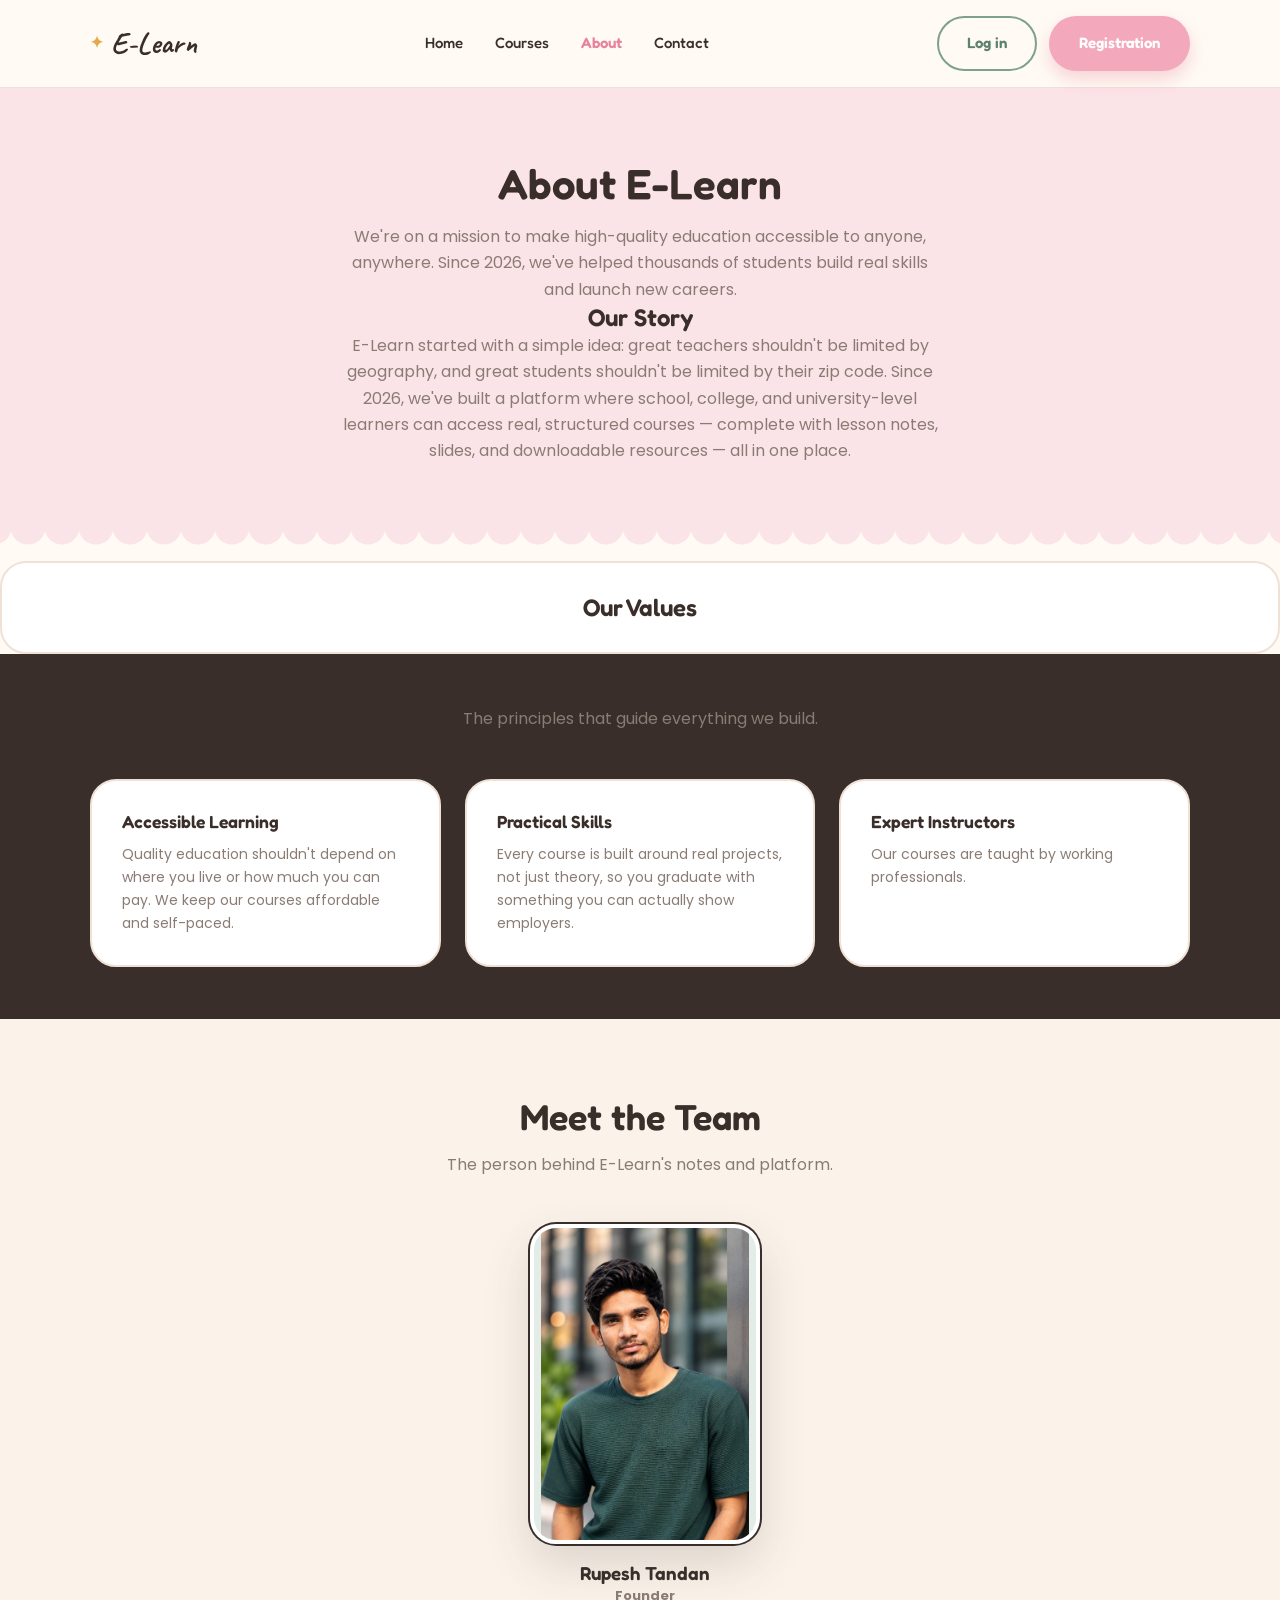
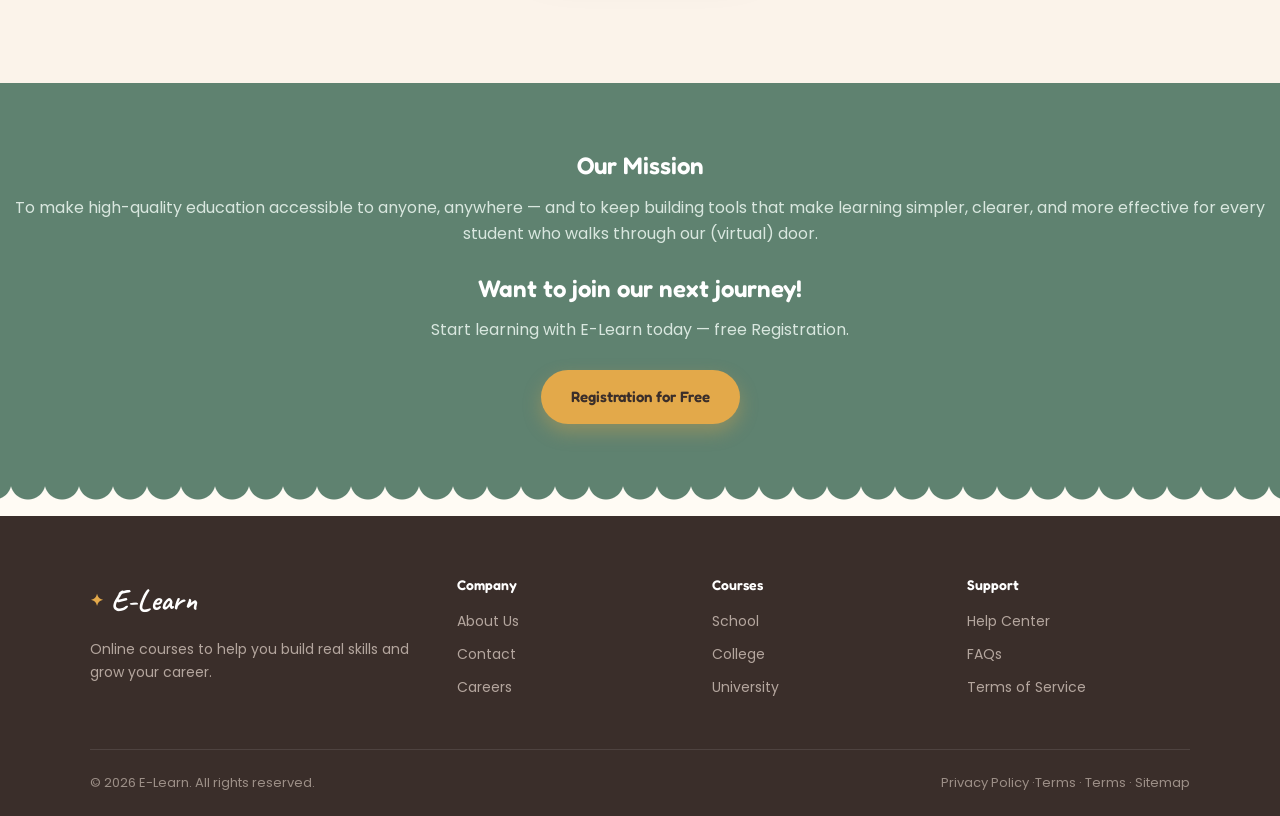
<file: Frontend/About.html>
<!DOCTYPE html>
<html lang="en">
<head>
<meta charset="UTF-8">
<meta name="viewport" content="width=device-width, initial-scale=1.0">
<title>About Us - E-Learn</title>
<link rel="stylesheet" href="style.css">
</head>
<body>

<header>
  <nav class="navbar">
    <a href="index.html" class="logo">E-Learn</a>
    <button class="menu-toggle" id="menuToggle" aria-label="Toggle menu">
      <span></span><span></span><span></span>
    </button>
    <ul class="nav-menu" id="navMenu">
      <li><a href="index.html">Home</a></li>
      <li><a href="courses.html">Courses</a></li>
      <li><a href="about.html" class="active">About</a></li>
      <li><a href="contact.html">Contact</a></li>
    </ul>
    <div class="nav-actions" id="navActions">
      <a href="login.html" class="btn btn-outline">Log in</a>
      <a href="signup.html" class="btn btn-primary">Registration</a>
    </div>
  </nav>
</header>

<main>

  <section class="about-hero">
    <div class="container">
      <h1>About E-Learn</h1>
      <p>We're on a mission to make high-quality education accessible to anyone, anywhere. Since 2026,
         we've helped thousands of students build real skills and launch new careers.</p>

      <h2>Our Story</h2>

      <p>E-Learn started with a simple idea: great teachers shouldn't be limited by geography,
         and great students shouldn't be limited by their zip code. Since 2026, we've built a platform where school,
          college, and university-level learners can access real, 
          structured courses — complete with lesson notes, slides, and downloadable resources — all in one place.</p>
    </div>
    
  </section>
  <div style="text-align:center;">
  <h2 class="value-card">Our Values</h2>
  </div>
  <section class="stats-band">
    <div class="container">
      <p class="section-subtitle">The principles that guide everything we build.</p>
      <div class="values-grid">
        <div class="value-card">
          <h3>Accessible Learning</h3>
          <p>Quality education shouldn't depend on where you live or how much you can pay. We keep our courses affordable and self-paced.</p>
        </div>
        <div class="value-card">
          <h3>Practical Skills</h3>
          <p>Every course is built around real projects, not just theory, so you graduate with something you can actually show employers.</p>
        </div>
        <div class="value-card">
          <h3>Expert Instructors</h3>
          <p>Our courses are taught by working professionals.</p>
        </div>
      </div>
    </div>
  </section>

  <section class="section" style="background:var(--bg-light);">
    <div class="container">
      <h2 class="section-title">Meet the Team</h2>
      <p class="section-subtitle">The person behind E-Learn's notes and platform.</p>
      <div class="team-grid" style="grid-template-columns:1fr; max-width:220px; margin:0 auto;">
        <div class="team-card">
          <div class="team-photo"><img src="founder-photo.jpg" alt="Rupesh Tandan"></div>
          <h3>Rupesh Tandan</h3>
          <h5><span>Founder</span></h5>
        </div>
        
      </div>
    </div>
  </section>

  <section class="cta-band">
    <h2>Our Mission</h2>
        <p>To make high-quality education accessible to anyone,
           anywhere — and to keep building tools that make learning simpler, clearer, 
           and more effective for every student who walks through our (virtual) door.</p>
    <div class="container">
      <h2>Want to join our next journey!</h2>
      <p>Start learning with E-Learn today — free Registration.</p>
      <a href="signup.html" class="btn btn-primary">Registration for Free</a>
    </div>
  </section>

</main>

<footer>
  <div class="container">
    <div class="footer-grid">
      <div class="footer-brand">
        <a href="index.html" class="logo" style="color:#fff;">E-Learn</a>
        <p>Online courses to help you build real skills and grow your career.</p>
      </div>
      <div class="footer-col">
        <h4>Company</h4>
        <a href="About.html">About Us</a>
        <a href="contact.html">Contact</a>
        <a href="courses.html">Careers</a>
      </div>
      <div class="footer-col">
        <h4>Courses</h4>
        <a href="courses.html">School</a>
        <a href="courses.html">College</a>
        <a href="courses.html">University</a>
      </div>
      <div class="footer-col">
        <h4>Support</h4>
        <a href="contact.html">Help Center</a>
        <a href="Faqs.html">FAQs</a>
        <a href="Terms.html">Terms of Service</a>
      </div>
    </div>
    <div class="footer-bottom">
      <span>&copy; 2026 E-Learn. All rights reserved.</span>
      <span><a href="privacy.html">Privacy Policy</a> &middot;<a href="Terms.html">Terms</a> &middot; <a href="Terms.html">Terms</a> &middot; <a href="sitemap.html">Sitemap</a></span>
    </div>
  </div>
</footer>

<script src="Script.js"></script>
</body>
</html>
</file>
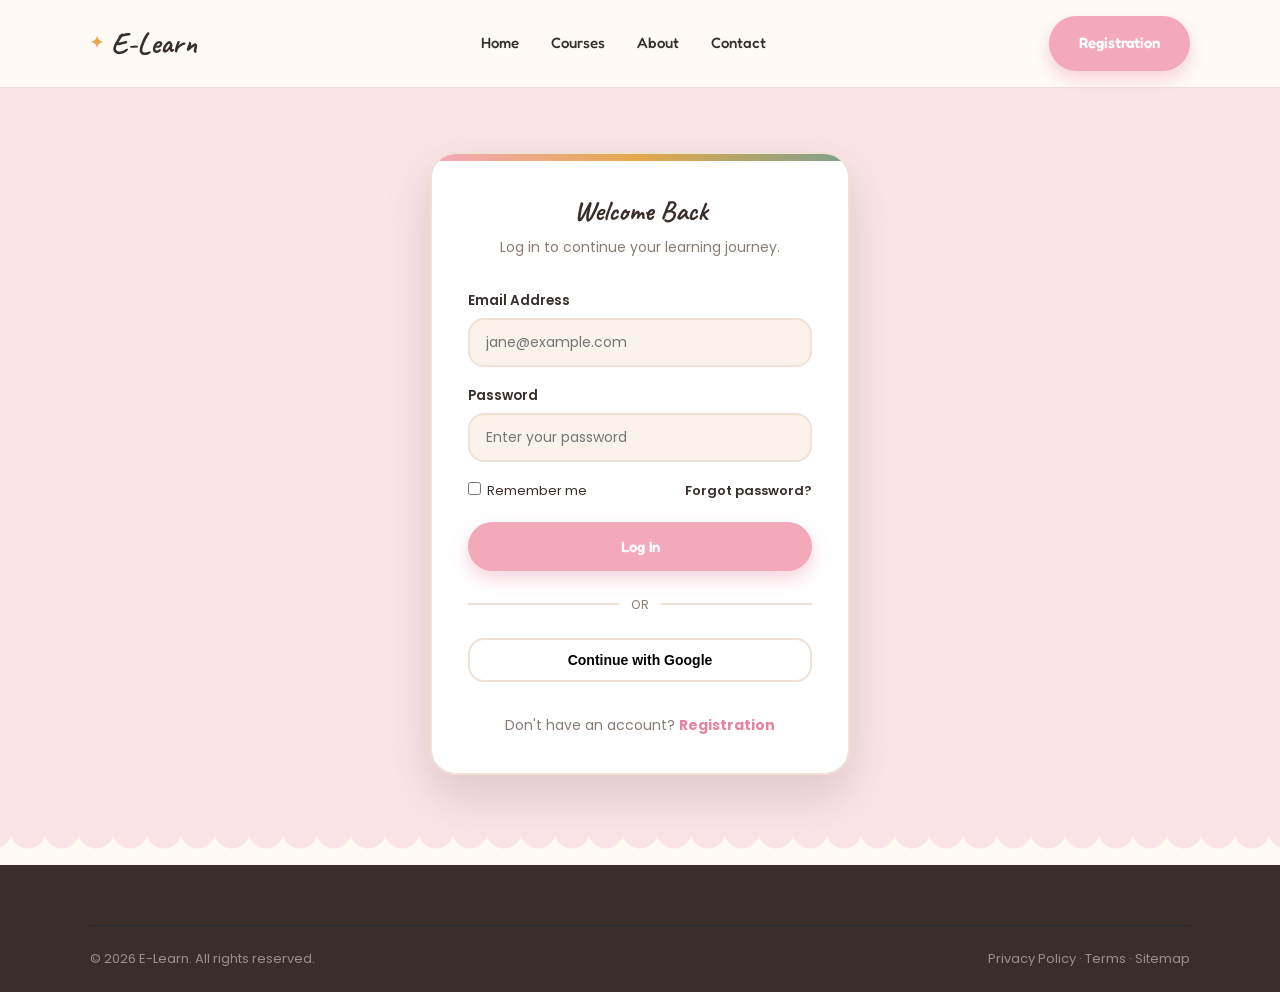
<file: Frontend/Admin.html>
<!DOCTYPE html>
<html lang="en">
<head>
<meta charset="UTF-8">
<meta name="viewport" content="width=device-width, initial-scale=1.0">
<title>Admin Panel - E-Learn</title>
<link rel="stylesheet" href="style.css">
</head>
<body>

<header>
  <nav class="navbar">
    <a href="index.html" class="logo">E-Learn</a>
    <button class="menu-toggle" id="menuToggle" aria-label="Toggle menu">
      <span></span><span></span><span></span>
    </button>
    <ul class="nav-menu" id="navMenu">
      <li><a href="index.html">Home</a></li>
      <li><a href="courses.html">Courses</a></li>
      <li><a href="about.html">About</a></li>
      <li><a href="contact.html">Contact</a></li>
    </ul>
    <div class="nav-actions" id="navActions">
      <a href="login.html" class="btn btn-outline">Log in</a>
      <a href="signup.html" class="btn btn-primary">Registration</a>
    </div>
  </nav>
</header>

<main>

  <section class="hero" style="padding:48px 0;">
    <div class="container">
      <h1 style="font-size:32px;">Admin Panel</h1>
      <p id="roleBadgeText">Manage courses and (if you're a Super Admin) other users' access.</p>
    </div>
  </section>

  <section class="section">
    <div class="container" style="max-width:720px;">

      <div id="adminGate" style="display:none;">
        <div class="form-card" style="max-width:none; text-align:center;">
          <h1 style="font-size:22px;">Admin access required</h1>
          <p class="sub">This account is a Student. Ask a Super Admin to give you Admin access from their User Management panel.</p>
          <a href="index.html" class="btn btn-outline btn-block">Back to Home</a>
        </div>
      </div>

      <div id="adminContent" style="display:none;">

        <div class="form-card" style="max-width:none; margin-bottom:32px;">
          <h1 style="font-size:22px; text-align:left;" id="courseFormHeading">Add a New Course</h1>
          <p class="sub" style="text-align:left;">This will appear immediately on the Courses page for everyone.</p>

          <form id="addCourseForm" novalidate>
            <div class="form-group">
              <label for="courseTitle">Course Title</label>
              <input type="text" id="courseTitle" placeholder="e.g. Advanced React Patterns" required>
            </div>
            <div class="form-group">
              <label for="courseCategory">Category</label>
              <select id="courseCategory" required style="width:100%; padding:11px 14px; border:1px solid var(--border); border-radius:var(--radius); font-size:14px;">
                <option value="">Select a category</option>
                <option value="school">School</option>
                <option value="college">College</option>
                <option value="university">University</option>
                <option value="__custom__">+ Add new category...</option>
              </select>
              <input type="text" id="customCategoryInput" placeholder="Type new category name (e.g. Engineering, Coaching Classes)" style="display:none; margin-top:8px;">
            </div>
            <div class="form-group">
              <label for="courseLevel">Level</label>
              <select id="courseLevel" required style="width:100%; padding:11px 14px; border:1px solid var(--border); border-radius:var(--radius); font-size:14px;">
                <option value="">Select a level</option>
                <option value="Beginner">Beginner</option>
                <option value="Intermediate">Intermediate</option>
                <option value="Advanced">Advanced</option>
              </select>
            </div>
            <div class="form-group">
              <label for="coursePrice">Price (INR)</label>
              <input type="number" id="coursePrice" placeholder="0" min="0" step="0" required>
            </div>
            <div class="form-group">
              <label for="courseDescription">Description</label>
              <textarea id="courseDescription" rows="3" placeholder="What will students learn in this course?"></textarea>
            </div>

            <div class="form-group">
              <label>Course Modules</label>
              <p style="font-size:12.5px; color:var(--text-light); margin:-2px 0 12px;">
                Add each module with its actual lesson content and (optionally) a resource link — a PDF, video, or article students can open. This is what students see once they enroll.
               

             </p>
              <div id="moduleBuilder"></div>
              <button type="button" id="addModuleBtn" class="btn btn-outline" style="margin-top:6px;">+ Add Module</button>
            </div>

            <button type="submit" class="btn btn-primary btn-block" style="margin-top:24px;" id="courseFormSubmitBtn">Add Course</button>
            <button type="button" class="btn btn-outline btn-block" id="cancelEditBtn" style="display:none; margin-top:10px;">Cancel Edit</button>
          </form>
        </div>

        <h2 class="section-title" style="text-align:left; font-size:22px;">Existing Courses</h2>
        <div id="adminCourseList" style="display:flex; flex-direction:column; gap:10px; margin-bottom:40px;">
          <p style="color:var(--text-light); font-size:14px;">Loading courses...</p>
        </div>

        <div id="userManagementSection" style="display:none;">
          <h2 class="section-title" style="text-align:left; font-size:22px;">User Management</h2>
          <p style="color:var(--text-light); font-size:14px; margin-top:-8px; margin-bottom:20px;">
            Only Super Admins see this. Change anyone's role — Student, Admin, or Super Admin.
          </p>
          <div id="userList" style="display:flex; flex-direction:column; gap:10px;">
            <p style="color:var(--text-light); font-size:14px;">Loading users...</p>
          </div>
        </div>

      </div>

    </div>
  </section>

</main>

<footer>
  <div class="container">
    <div class="footer-bottom" style="border-top:1px solid #1F2937; padding-top:22px;">
      <span>&copy; 2026 E-Learn. All rights reserved.</span>
      <span><a href="privacy.html">Privacy Policy</a> &middot; <a href="Terms.html">Terms</a> &middot; <a href="sitemap.html">Sitemap</a></span>
    </div>
  </div>
</footer>

<script src="Script.js"></script>
</body>
</html>
</file>
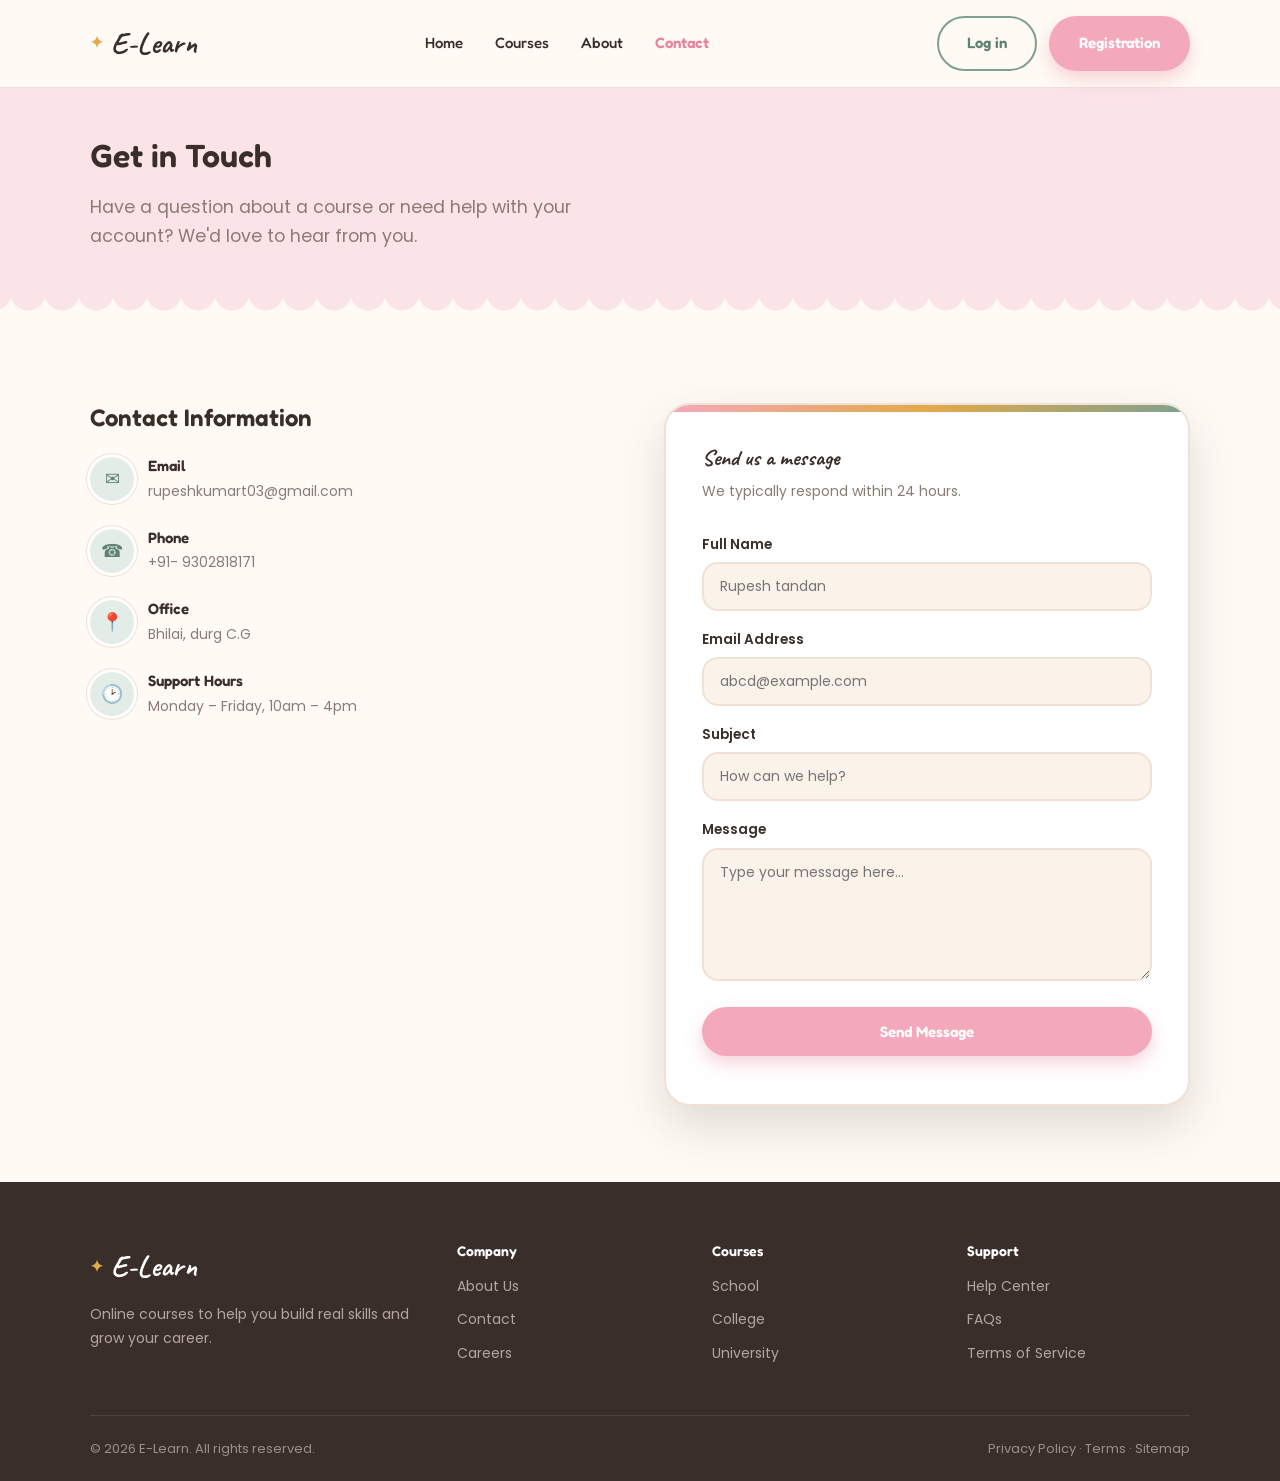
<file: Frontend/contact.html>
<!DOCTYPE html>
<html lang="en">
<head>
<meta charset="UTF-8">
<meta name="viewport" content="width=device-width, initial-scale=1.0">
<title>Contact Us - E-Learn</title>
<link rel="stylesheet" href="style.css">
</head>
<body>

<header>
  <nav class="navbar">
    <a href="index.html" class="logo">E-Learn</a>
    <button class="menu-toggle" id="menuToggle" aria-label="Toggle menu">
      <span></span><span></span><span></span>
    </button>
    <ul class="nav-menu" id="navMenu">
      <li><a href="index.html">Home</a></li>
      <li><a href="courses.html">Courses</a></li>
      <li><a href="about.html">About</a></li>
      <li><a href="contact.html" class="active">Contact</a></li>
    </ul>
    <div class="nav-actions" id="navActions">
      <a href="login.html" class="btn btn-outline">Log in</a>
      <a href="signup.html" class="btn btn-primary">Registration</a>
    </div>
  </nav>
</header>

<main>

  <section class="hero" style="padding:48px 0;">
    <div class="container">
      <h1 style="font-size:32px;">Get in Touch</h1>
      <p>Have a question about a course or need help with your account? We'd love to hear from you.</p>
    </div>
  </section>

  <section class="section">
    <div class="container contact-grid">

      <div>
        <h2 style="margin-bottom:24px;">Contact Information</h2>

        <div class="contact-info-item">
          <div class="contact-icon">&#9993;</div>
          <div>
            <h4>Email</h4>
            <p>rupeshkumart03@gmail.com</p>
          </div>
        </div>

        <div class="contact-info-item">
          <div class="contact-icon">&#9742;</div>
          <div>
            <h4>Phone</h4>
            <p>+91- 9302818171</p>
          </div>
        </div>

        <div class="contact-info-item">
          <div class="contact-icon">&#128205;</div>
          <div>
            <h4>Office</h4>
            <p>Bhilai, durg C.G</p>
          </div>
        </div>

        <div class="contact-info-item">
          <div class="contact-icon">&#128337;</div>
          <div>
            <h4>Support Hours</h4>
            <p>Monday – Friday, 10am – 4pm </p>
          </div>
        </div>
      </div>

      <div class="form-card" style="max-width:none;">
        <h1 style="font-size:22px; text-align:left;">Send us a message</h1>
        <p class="sub" style="text-align:left;">We typically respond within 24 hours.</p>
        <form id="contactForm">
          <input type="hidden" name="_subject" value="New message from E-Learn contact form">
          <input type="hidden" name="_captcha" value="false">
          <input type="text" name="_honey" style="display:none;" tabindex="-1" autocomplete="off">
          <div class="form-group">
            <label for="name">Full Name</label>
            <input type="text" id="name" name="name" placeholder="Rupesh tandan" required>
          </div>
          <div class="form-group">
            <label for="email">Email Address</label>
            <input type="email" id="email" name="email" placeholder="abcd@example.com" required>
          </div>
          <div class="form-group">
            <label for="subject">Subject</label>
            <input type="text" id="subject" name="Subject" placeholder="How can we help?" required>
          </div>
          <div class="form-group">
            <label for="message">Message</label>
            <textarea id="message" name="message" rows="5" placeholder="Type your message here..." required></textarea>
          </div>
          <button type="submit" id="sendBtn" class="btn btn-primary btn-block">Send Message</button>
          <p id="formStatus" style="margin-top:12px; text-align:center; font-size:14px;"></p>
        </form>
      </div>

    </div>
  </section>

</main>

<footer>
  <div class="container">
    <div class="footer-grid">
      <div class="footer-brand">
        <a href="index.html" class="logo" style="color:#fff;">E-Learn</a>
        <p>Online courses to help you build real skills and grow your career.</p>
      </div>
      <div class="footer-col">
        <h4>Company</h4>
        <a href="About.html">About Us</a>
        <a href="contact.html">Contact</a>
        <a href="courses.html">Careers</a>
      </div>
      <div class="footer-col">
        <h4>Courses</h4>
        <a href="courses.html">School</a>
        <a href="courses.html">College</a>
        <a href="courses.html">University</a>
      </div>
      <div class="footer-col">
        <h4>Support</h4>
        <a href="contact.html">Help Center</a>
        <a href="Faqs.html">FAQs</a>
        <a href="Terms.html">Terms of Service</a>
      </div>
    </div>
    <div class="footer-bottom">
      <span>&copy; 2026 E-Learn. All rights reserved.</span>
      <span><a href="privacy.html">Privacy Policy</a> &middot; <a href="Terms.html">Terms</a> &middot; <a href="sitemap.html">Sitemap</a></span>
    </div>
  </div>
</footer>

<script src="Script.js"></script>
<script>
document.getElementById('contactForm').addEventListener('submit', async function (e) {
  e.preventDefault();
  const form = e.target;
  const btn = document.getElementById('sendBtn');
  const status = document.getElementById('formStatus');

  btn.disabled = true;
  btn.textContent = 'Sending...';
  status.textContent = '';
  try {
    const res = await fetch('https://formsubmit.co/ajax/rupeshkumart03@gmail.com', {
      method: 'POST',
      headers: { 'Accept': 'application/json' },
      body: new FormData(form)
    });
    const data = await res.json();
    console.log('FormSubmit response:', res.status, data);
    if (data.success === true || data.success === 'true') {
      status.style.color = 'green';
      status.textContent = 'Thank you! Your message has been sent.';
      form.reset();
    } else {
      status.style.color = 'red';
      status.textContent = 'Error: ' + (data.message || 'Unknown error (status ' + res.status + ')');
    }
  } catch (err) {
    console.error('Send failed:', err);
    status.style.color = 'red';
    status.textContent = 'Network error: ' + err.message;
  }
  btn.disabled = false;
  btn.textContent = 'Send Message';
});
</script>
</body>
</html>
</file>
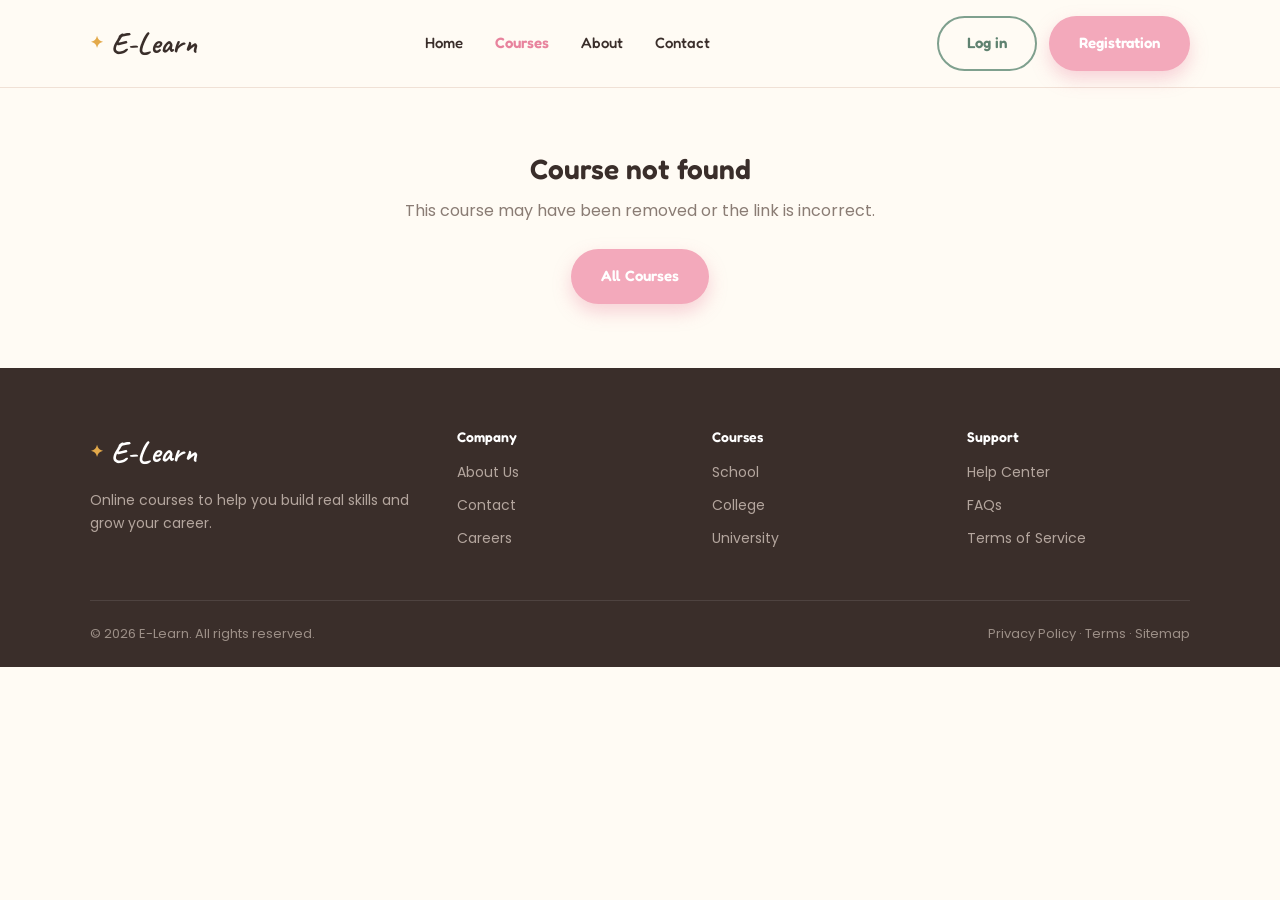
<file: Frontend/course-detail.html>
<!DOCTYPE html>
<html lang="en">
<head>
<meta charset="UTF-8">
<meta name="viewport" content="width=device-width, initial-scale=1.0">
<title id="pageTitle">Course - E-Learn</title>
<link rel="stylesheet" href="style.css">
</head>
<body>

<header>
  <nav class="navbar">
    <a href="index.html" class="logo">E-Learn</a>
    <button class="menu-toggle" id="menuToggle" aria-label="Toggle menu">
      <span></span><span></span><span></span>
    </button>
    <ul class="nav-menu" id="navMenu">
      <li><a href="index.html">Home</a></li>
      <li><a href="courses.html" class="active">Courses</a></li>
      <li><a href="about.html">About</a></li>
      <li><a href="contact.html">Contact</a></li>
    </ul>
    <div class="nav-actions" id="navActions">
      <a href="login.html" class="btn btn-outline">Log in</a>
      <a href="signup.html" class="btn btn-primary">Registration</a>
    </div>
  </nav>
</header>

<main>

  <div id="courseLoading" class="container" style="padding:64px 0; text-align:center;">
    <p style="color:var(--text-light);">Loading course...</p>
  </div>

  <div id="courseNotFound" class="container" style="padding:64px 0; text-align:center; display:none;">
    <h1 style="font-size:28px; margin-bottom:12px;">Course not found</h1>
    <p style="margin-bottom:24px;">This course may have been removed or the link is incorrect.</p>
    <a href="courses.html" class="btn btn-primary"> All Courses</a>
  </div>

  <div id="courseContent" style="display:none;">

    <section class="course-hero">
      <div class="container">
        <p class="breadcrumb"><a href="index.html">Home</a> / <a href="courses.html">Courses</a> / <span id="crumbTitle"></span></p>
        <span class="course-tag" id="courseTagLine"></span>
        <h1 id="courseTitle"></h1>
        <p id="courseDescTop"></p>
      </div>
    </section>

    <section>
      <div class="container course-layout">

        <div class="course-main">
          <h2>Course Curriculum</h2>
          <div id="curriculumList"></div>

          <h2>Description</h2>
          <p id="courseDescFull"></p>
        </div>

        <aside class="sidebar-card">
          <div class="sidebar-price" id="sidebarPrice"></div>
          <a href="#" id="enrollBtn" class="btn btn-primary btn-block">Enroll Now</a>
          <ul class="sidebar-list">
            <li><span>Category</span><strong id="sidebarCategory"></strong></li>
            <li><span>Level</span><strong id="sidebarLevel"></strong></li>
            <li><span>Modules</span><strong id="sidebarModules"></strong></li>
            <li><span>Language</span><strong>Hindi,English</strong></li>
            <li><span>Access</span><strong>Lifetime</strong></li>
          </ul>
        </aside>

      </div>
    </section>

  </div>

</main>

<footer>
  <div class="container">
    <div class="footer-grid">
      <div class="footer-brand">
        <a href="index.html" class="logo" style="color:#fff;">E-Learn</a>
        <p>Online courses to help you build real skills and grow your career.</p>
      </div>
      <div class="footer-col">
        <h4>Company</h4>
        <a href="about.html">About Us</a>
        <a href="contact.html">Contact</a>
        <a href="courses.html">Careers</a>
      </div>
      <div class="footer-col">
        <h4>Courses</h4>
        <a href="courses.html">School</a>
        <a href="courses.html">College</a>
        <a href="courses.html">University</a>
      </div>
      <div class="footer-col">
        <h4>Support</h4>
        <a href="contact.html">Help Center</a>
        <a href="Faqs.html">FAQs</a>
        <a href="Terms.html">Terms of Service</a>
      </div>
    </div>
    <div class="footer-bottom">
      <span>&copy; 2026 E-Learn. All rights reserved.</span>
      <span><a href="privacy.html">Privacy Policy</a> &middot; <a href="Terms.html">Terms</a> &middot; <a href="sitemap.html">Sitemap</a></span>
    </div>
  </div>
</footer>

<script src="Script.js"></script>
</body>
</html>
</file>
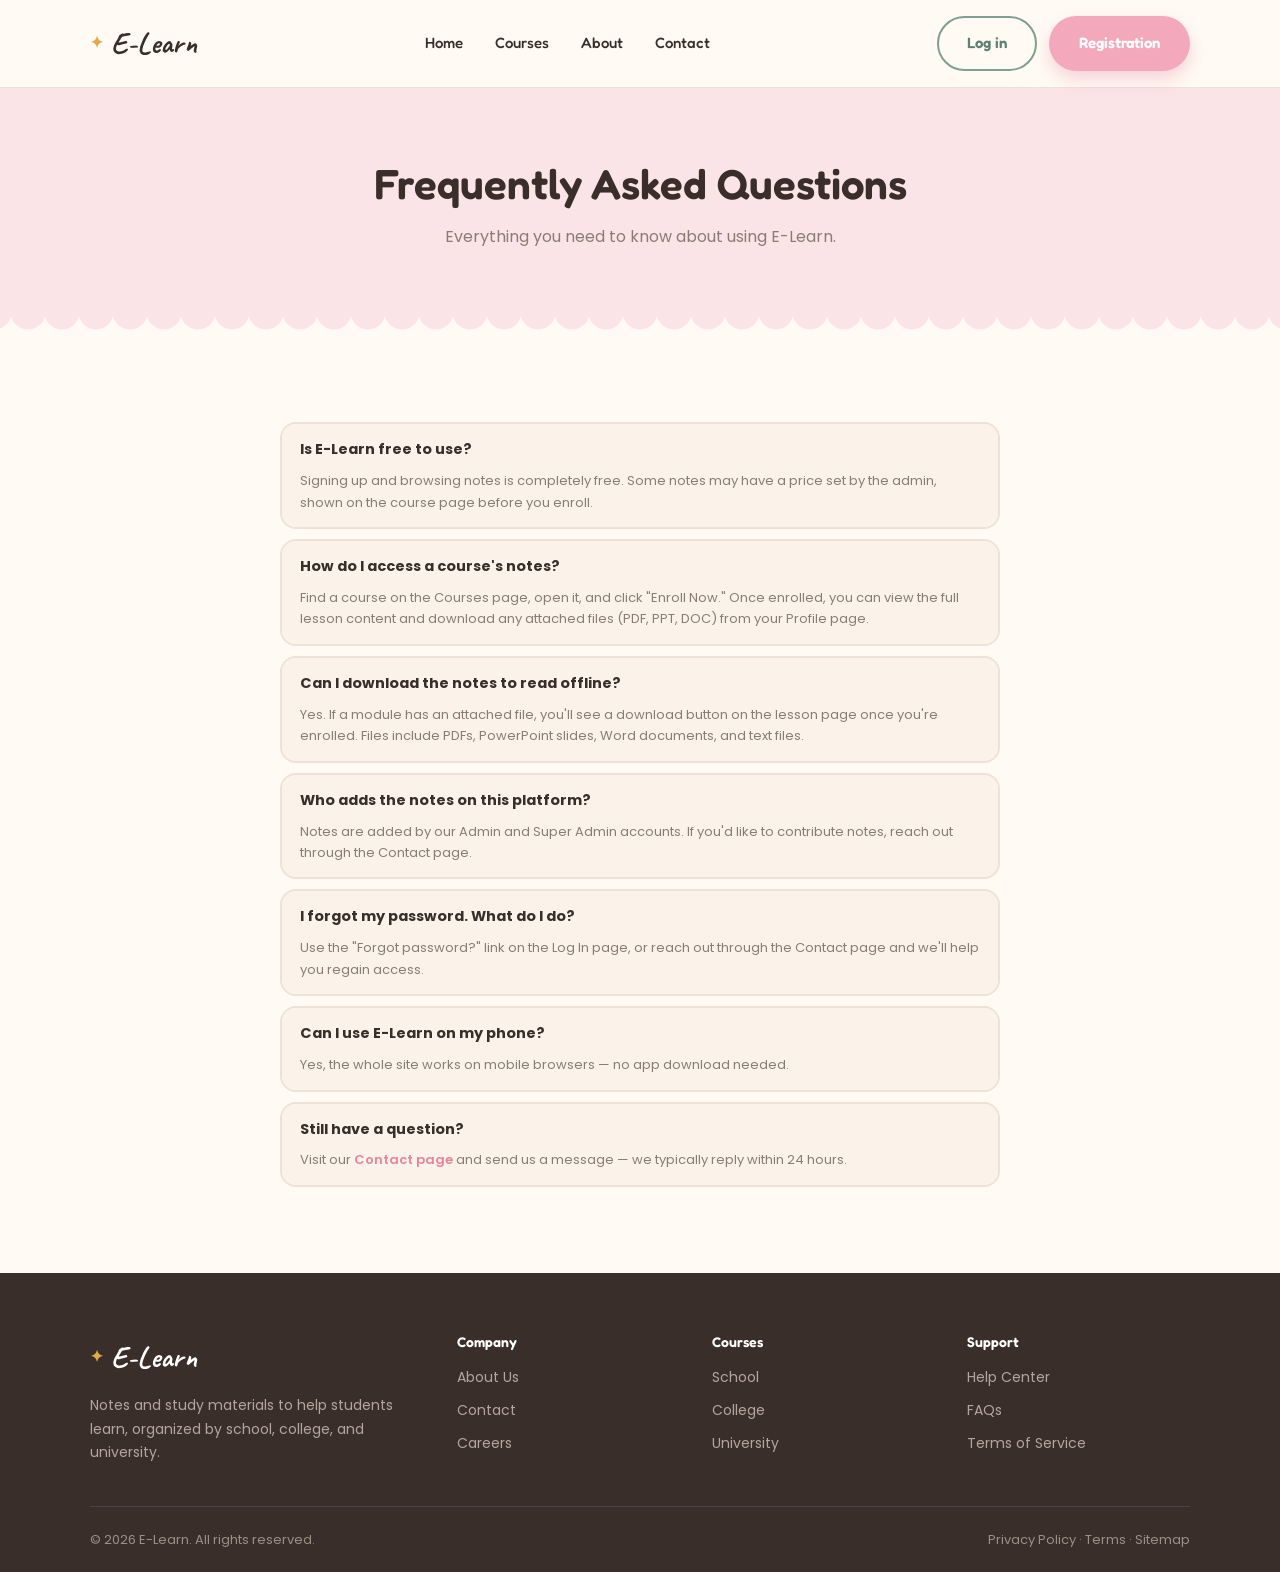
<file: Frontend/Faqs.html>
<!DOCTYPE html>
<html lang="en">
<head>
<meta charset="UTF-8">
<meta name="viewport" content="width=device-width, initial-scale=1.0">
<title>FAQs - E-Learn</title>
<link rel="stylesheet" href="style.css">
</head>
<body>

<header>
  <nav class="navbar">
    <a href="index.html" class="logo">E-Learn</a>
    <button class="menu-toggle" id="menuToggle" aria-label="Toggle menu">
      <span></span><span></span><span></span>
    </button>
    <ul class="nav-menu" id="navMenu">
      <li><a href="index.html">Home</a></li>
      <li><a href="courses.html">Courses</a></li>
      <li><a href="About.html">About</a></li>
      <li><a href="contact.html">Contact</a></li>
    </ul>
    <div class="nav-actions" id="navActions">
      <a href="login.html" class="btn btn-outline">Log in</a>
      <a href="signup.html" class="btn btn-primary">Registration</a>
    </div>
  </nav>
</header>

<main>

  <section class="about-hero">
    <div class="container">
      <h1>Frequently Asked Questions</h1>
      <p>Everything you need to know about using E-Learn.</p>
    </div>
  </section>

  <section class="section">
    <div class="container" style="max-width:760px;">

      <div class="curriculum-item">
        <div class="curriculum-head" style="display:block;">
          <strong style="display:block; margin-bottom:8px;">Is E-Learn free to use?</strong>
          <span style="display:block;">Signing up and browsing notes is completely free. Some notes may have a price set by the admin, shown on the course page before you enroll.</span>
        </div>
      </div>

      <div class="curriculum-item">
        <div class="curriculum-head" style="display:block;">
          <strong style="display:block; margin-bottom:8px;">How do I access a course's notes?</strong>
          <span style="display:block;">Find a course on the Courses page, open it, and click "Enroll Now." Once enrolled, you can view the full lesson content and download any attached files (PDF, PPT, DOC) from your Profile page.</span>
        </div>
      </div>

      <div class="curriculum-item">
        <div class="curriculum-head" style="display:block;">
          <strong style="display:block; margin-bottom:8px;">Can I download the notes to read offline?</strong>
          <span style="display:block;">Yes. If a module has an attached file, you'll see a download button on the lesson page once you're enrolled. Files include PDFs, PowerPoint slides, Word documents, and text files.</span>
        </div>
      </div>

      <div class="curriculum-item">
        <div class="curriculum-head" style="display:block;">
          <strong style="display:block; margin-bottom:8px;">Who adds the notes on this platform?</strong>
          <span style="display:block;">Notes are added by our Admin and Super Admin accounts. If you'd like to contribute notes, reach out through the Contact page.</span>
        </div>
      </div>

      <div class="curriculum-item">
        <div class="curriculum-head" style="display:block;">
          <strong style="display:block; margin-bottom:8px;">I forgot my password. What do I do?</strong>
          <span style="display:block;">Use the "Forgot password?" link on the Log In page, or reach out through the Contact page and we'll help you regain access.</span>
        </div>
      </div>

      <div class="curriculum-item">
        <div class="curriculum-head" style="display:block;">
          <strong style="display:block; margin-bottom:8px;">Can I use E-Learn on my phone?</strong>
          <span style="display:block;">Yes, the whole site works on mobile browsers — no app download needed.</span>
        </div>
      </div>

      <div class="curriculum-item">
        <div class="curriculum-head" style="display:block;">
          <strong style="display:block; margin-bottom:8px;">Still have a question?</strong>
          <span style="display:block;">Visit our <a href="contact.html" style="color:var(--blush-darker); font-weight:600;">Contact page</a> and send us a message — we typically reply within 24 hours.</span>
        </div>
      </div>

    </div>
  </section>

</main>

<footer>
  <div class="container">
    <div class="footer-grid">
      <div class="footer-brand">
        <a href="index.html" class="logo" style="color:#fff;">E-Learn</a>
        <p>Notes and study materials to help students learn, organized by school, college, and university.</p>
      </div>
      <div class="footer-col">
        <h4>Company</h4>
        <a href="About.html">About Us</a>
        <a href="contact.html">Contact</a>
        <a href="#">Careers</a>
      </div>
      <div class="footer-col">
        <h4>Courses</h4>
        <a href="courses.html">School</a>
        <a href="courses.html">College</a>
        <a href="courses.html">University</a>
      </div>
      <div class="footer-col">
        <h4>Support</h4>
        <a href="contact.html">Help Center</a>
        <a href="Faqs.html">FAQs</a>
        <a href="Terms.html">Terms of Service</a>
      </div>
    </div>
    <div class="footer-bottom">
      <span>&copy; 2026 E-Learn. All rights reserved.</span>
      <span><a href="privacy.html">Privacy Policy</a> &middot; <a href="Terms.html">Terms</a> &middot; <a href="sitemap.html">Sitemap</a></span>
    </div>
  </div>
</footer>

<script src="Script.js"></script>
</body>
</html>
</file>
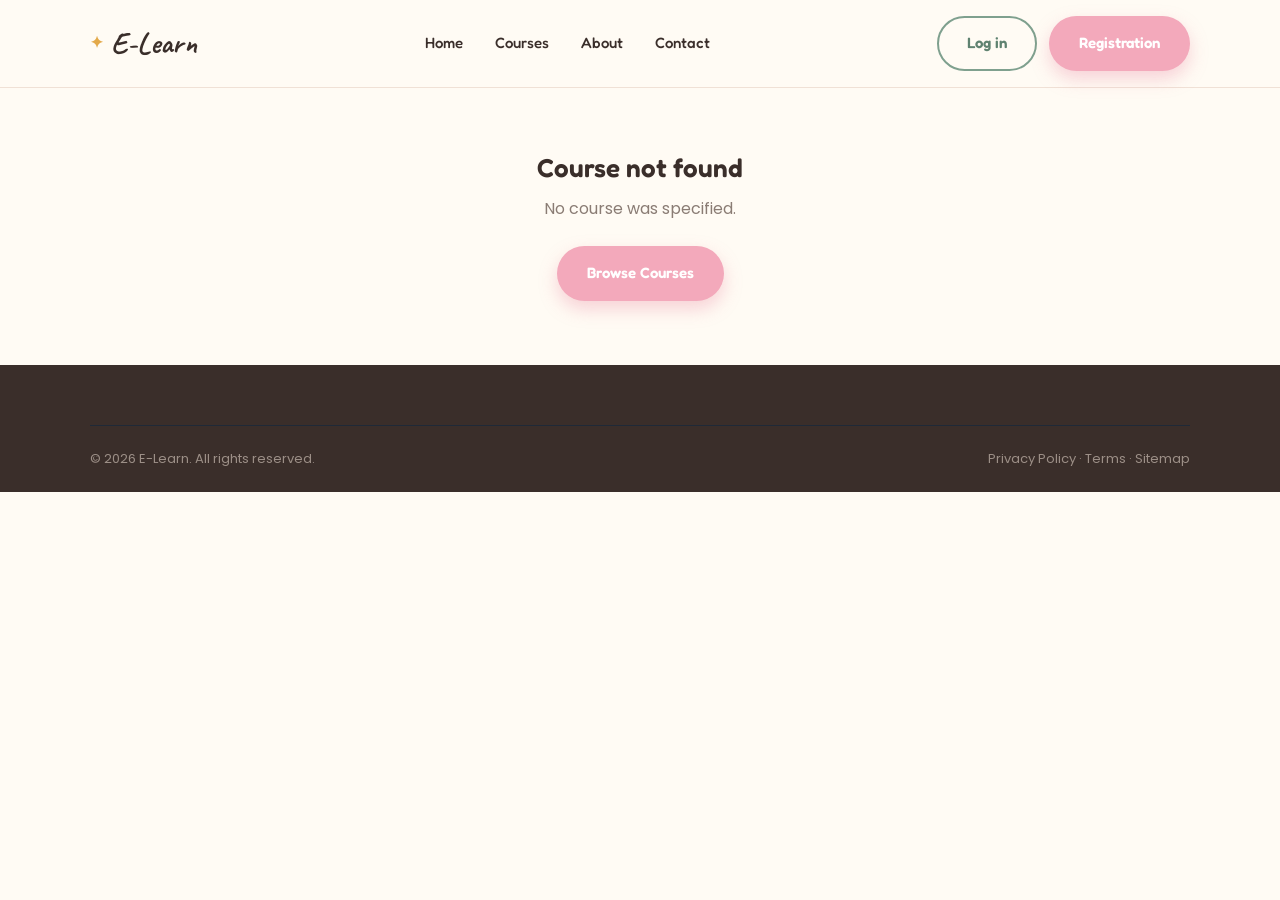
<file: Frontend/Learn.html>
<!DOCTYPE html>
<html lang="en">
<head>
<meta charset="UTF-8">
<meta name="viewport" content="width=device-width, initial-scale=1.0">
<title id="pageTitle">Learn - E-Learn</title>
<link rel="stylesheet" href="style.css">
<style>
  .learn-layout{
    display:grid;
    grid-template-columns:280px 1fr;
    gap:0;
    min-height:70vh;
    border:1px solid var(--border);
    border-radius:var(--radius);
    overflow:hidden;
    margin:32px 0;
  }
  .module-sidebar{
    background:var(--bg-light);
    border-right:1px solid var(--border);
    padding:20px 0;
    overflow-y:auto;
  }
  .module-sidebar h4{
    font-size:12px;
    text-transform:uppercase;
    letter-spacing:.04em;
    color:var(--text-light);
    padding:0 20px 12px;
  }
  .module-nav-item{
    display:block;
    width:100%;
    text-align:left;
    padding:12px 20px;
    background:none;
    border:none;
    border-left:3px solid transparent;
    cursor:pointer;
    font-size:14px;
    color:var(--text);
    font-family:inherit;
  }
  .module-nav-item:hover{background:#EFEFEF;}
  .module-nav-item.active{
    border-left-color:var(--primary);
    background:#EAF1FF;
    color:var(--primary);
    font-weight:600;
  }
  .module-nav-item .num{
    display:inline-block;
    width:20px;
    color:var(--text-light);
    font-size:12px;
  }
  .lesson-pane{padding:32px 36px;}
  .lesson-pane h2{font-size:22px; margin-bottom:16px;}
  .lesson-content{
    font-size:15px;
    line-height:1.7;
    color:var(--text);
    white-space:pre-wrap;
    margin-bottom:24px;
  }
  .lesson-resource{
    display:inline-flex;
    align-items:center;
    gap:8px;
    padding:12px 18px;
    background:var(--bg-light);
    border:1px solid var(--border);
    border-radius:var(--radius);
    font-size:14px;
    font-weight:600;
    color:var(--primary);
  }
  @media (max-width: 800px){
    .learn-layout{grid-template-columns:1fr;}
    .module-sidebar{border-right:none; border-bottom:1px solid var(--border);}
  }
</style>
</head>
<body>

<header>
  <nav class="navbar">
    <a href="index.html" class="logo">E-Learn</a>
    <button class="menu-toggle" id="menuToggle" aria-label="Toggle menu">
      <span></span><span></span><span></span>
    </button>
    <ul class="nav-menu" id="navMenu">
      <li><a href="index.html">Home</a></li>
      <li><a href="courses.html">Courses</a></li>
      <li><a href="about.html">About</a></li>
      <li><a href="contact.html">Contact</a></li>
    </ul>
    <div class="nav-actions" id="navActions">
      <a href="login.html" class="btn btn-outline">Log in</a>
      <a href="signup.html" class="btn btn-primary">Registration</a>
    </div>
  </nav>
</header>

<main>
  <div class="container">

    <div id="learnLoading" style="padding:64px 0; text-align:center;">
      <p style="color:var(--text-light);">Loading course content...</p>
    </div>

    <div id="learnBlocked" style="padding:64px 0; text-align:center; display:none;">
      <h1 style="font-size:26px; margin-bottom:12px;" id="blockedTitle">You need to enroll first</h1>
      <p style="margin-bottom:24px;" id="blockedText">Enroll in this course to unlock its lessons.</p>
      <a href="courses.html" class="btn btn-primary" id="blockedLink">Courses</a>
    </div>

    <div id="learnContent" style="display:none;">
      <div style="padding-top:32px;">
        <p class="breadcrumb"><a href="index.html">Home</a> / <a href="courses.html">Courses</a> / <span id="crumbTitle"></span></p>
        <h1 id="courseTitle" style="font-size:28px;"></h1>
      </div>

      <div class="learn-layout">
        <div class="module-sidebar">
          <h4>Modules</h4>
          <div id="moduleNav"></div>
        </div>
        <div class="lesson-pane" id="lessonPane"></div>
      </div>
    </div>

  </div>
</main>

<footer>
  <div class="container">
    <div class="footer-bottom" style="border-top:1px solid #1F2937; padding-top:22px;">
      <span>&copy; 2026 E-Learn. All rights reserved.</span>
      <span><a href="privacy.html">Privacy Policy</a> &middot; <a href="Terms.html">Terms</a> &middot; <a href="sitemap.html">Sitemap</a></span>
    </div>
  </div>
</footer>

<script src="Script.js"></script>
</body>
</html>
</file>
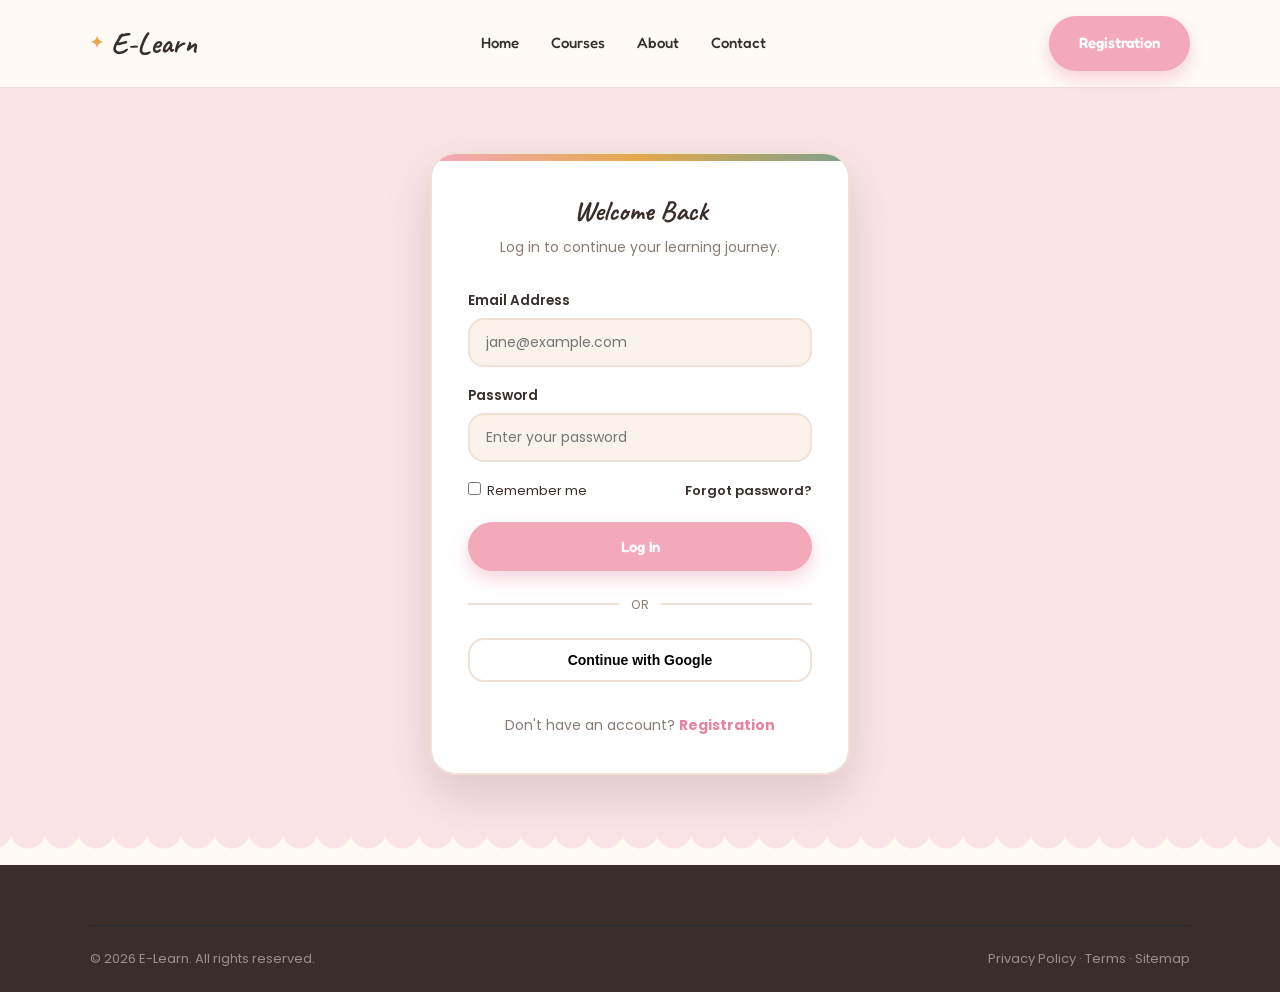
<file: Frontend/login.html>
<!DOCTYPE html>
<html lang="en">
<head>
<meta charset="UTF-8">
<meta name="viewport" content="width=device-width, initial-scale=1.0">
<title>Log In - E-Learn</title>
<link rel="stylesheet" href="style.css">
</head>
<body>

<header>
  <nav class="navbar">
    <a href="index.html" class="logo">E-Learn</a>
    <button class="menu-toggle" id="menuToggle" aria-label="Toggle menu">
      <span></span><span></span><span></span>
    </button>
    <ul class="nav-menu" id="navMenu">
      <li><a href="index.html">Home</a></li>
      <li><a href="courses.html">Courses</a></li>
      <li><a href="about.html">About</a></li>
      <li><a href="contact.html">Contact</a></li>
    </ul>
    <div class="nav-actions" id="navActions">
      <a href="signup.html" class="btn btn-primary">Registration</a>
    </div>
  </nav>
</header>

<main>
  <section class="form-page">
    <div class="form-card">
      <h1>Welcome Back</h1>
      <p class="sub">Log in to continue your learning journey.</p>

      <form id="loginForm" novalidate>
        <div class="form-group">
          <label for="email">Email Address</label>
          <input type="email" id="email" placeholder="jane@example.com" required>
        </div>
        <div class="form-group">
          <label for="password">Password</label>
          <input type="password" id="password" placeholder="Enter your password" required>
        </div>
        <div class="form-row">
          <label><input type="checkbox" style="width:auto; margin-right:6px;">Remember me</label>
          <a href="#" style="color:var(--primary); font-weight:600;">Forgot password?</a>
        </div>
        <button type="submit" class="btn btn-primary btn-block">Log In</button>
      </form>

      <div class="divider">OR</div>

      <button type="button" class="social-btn">Continue with Google</button>

      <p class="form-footer-note">Don't have an account? <a href="signup.html">Registration</a></p>
    </div>
  </section>
</main>

<footer>
  <div class="container">
    <div class="footer-bottom" style="border-top:1px solid #1F2937; padding-top:22px;">
      <span>&copy; 2026 E-Learn. All rights reserved.</span>
      <span><a href="privacy.html">Privacy Policy</a> &middot; <a href="Terms.html">Terms</a> &middot; <a href="sitemap.html">Sitemap</a></span>
    </div>
  </div>
</footer>

<script src="Script.js"></script>
</body>
</html>
</file>
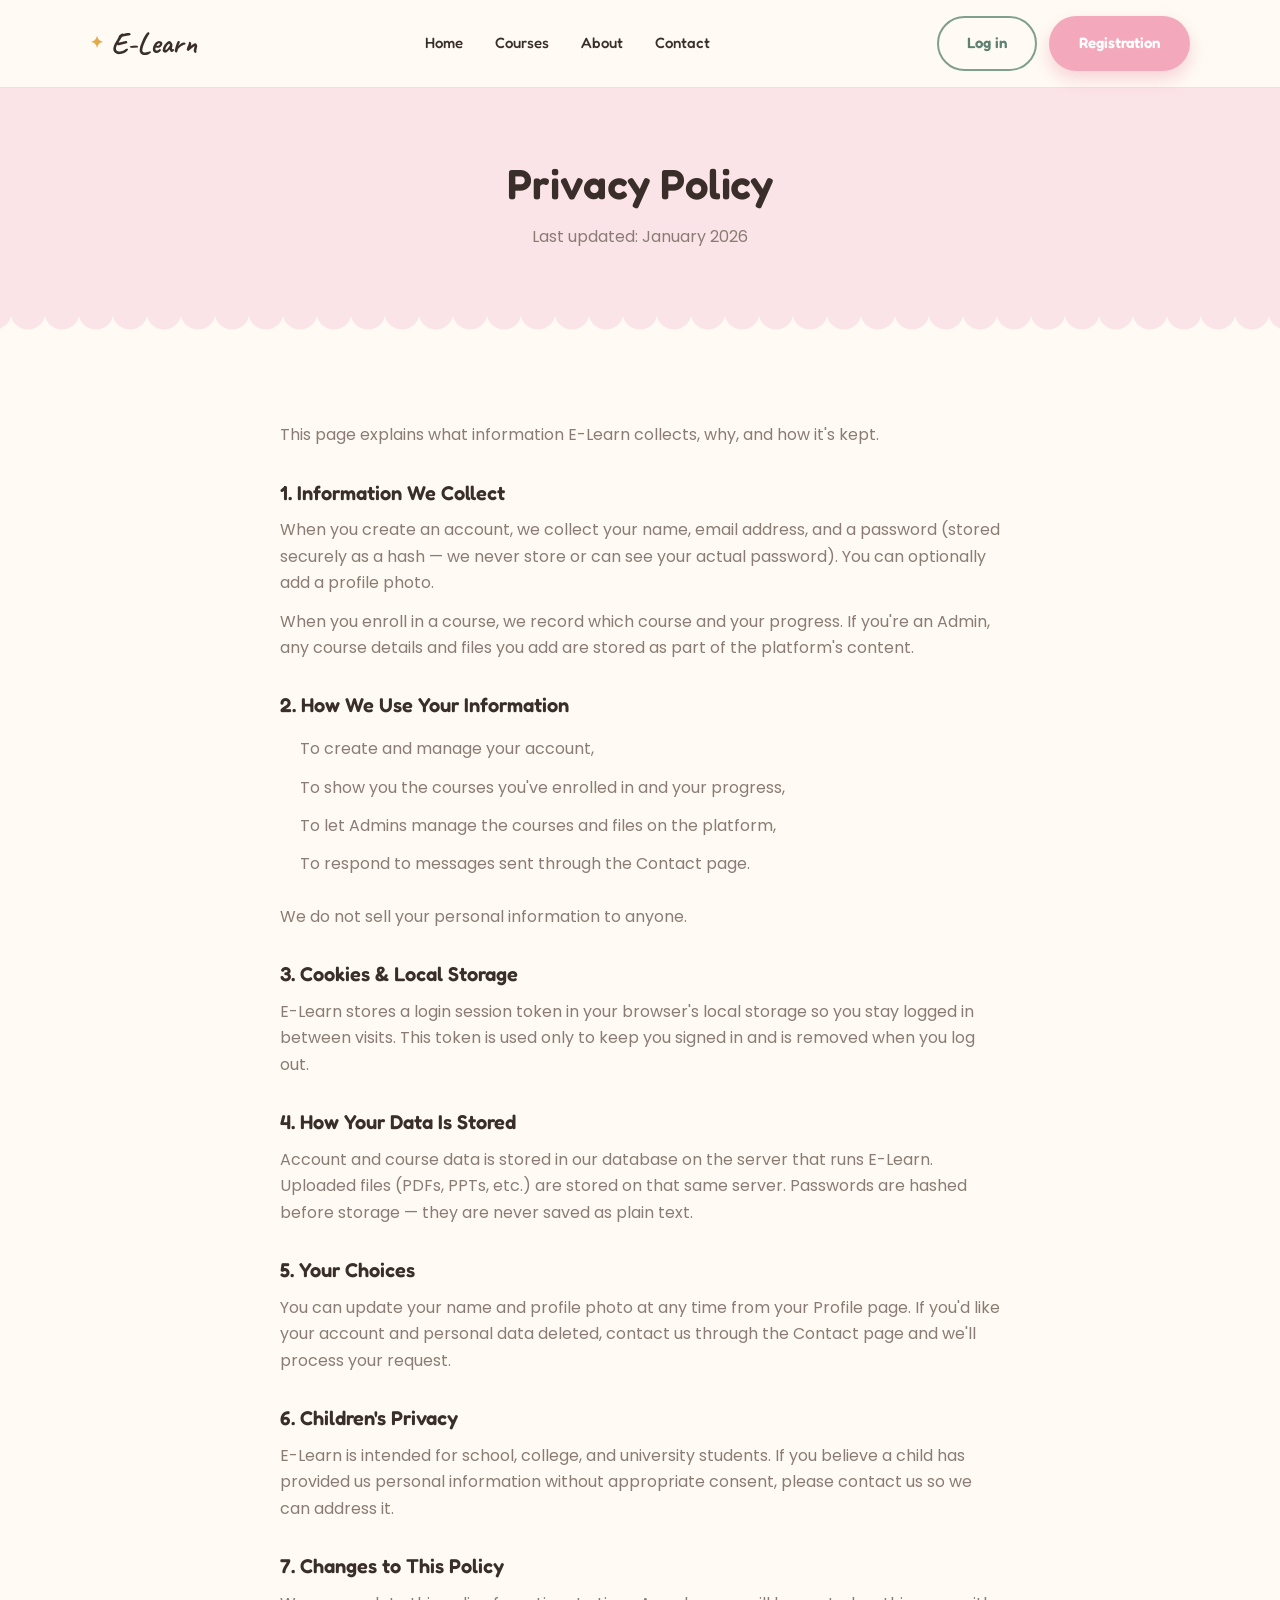
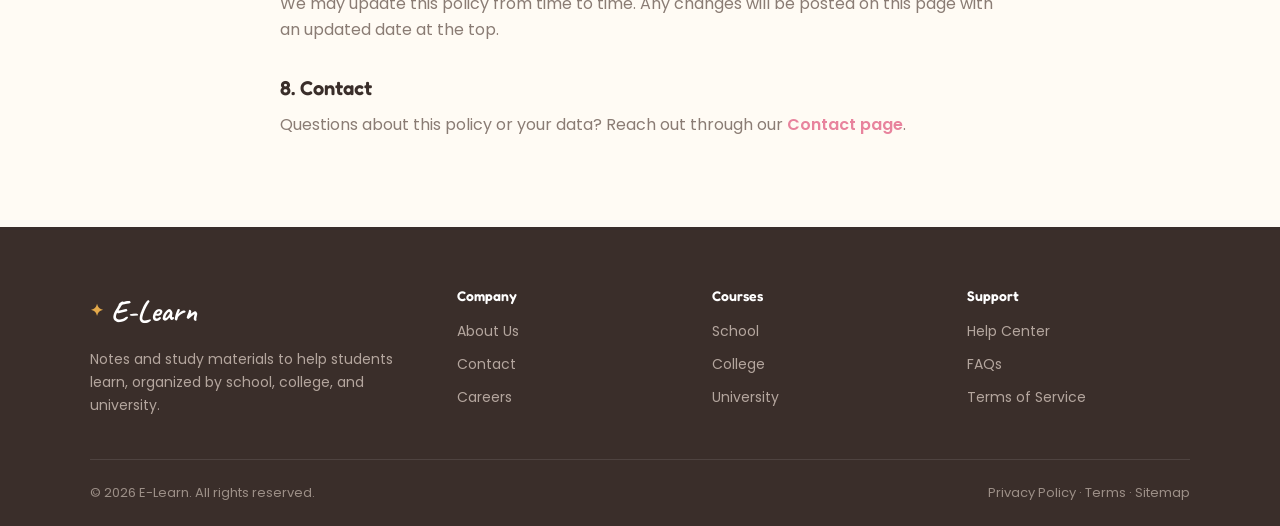
<file: Frontend/privacy.html>
<!DOCTYPE html>
<html lang="en">
<head>
<meta charset="UTF-8">
<meta name="viewport" content="width=device-width, initial-scale=1.0">
<title>Privacy Policy - E-Learn</title>
<link rel="stylesheet" href="style.css">
</head>
<body>

<header>
  <nav class="navbar">
    <a href="index.html" class="logo">E-Learn</a>
    <button class="menu-toggle" id="menuToggle" aria-label="Toggle menu">
      <span></span><span></span><span></span>
    </button>
    <ul class="nav-menu" id="navMenu">
      <li><a href="index.html">Home</a></li>
      <li><a href="courses.html">Courses</a></li>
      <li><a href="About.html">About</a></li>
      <li><a href="contact.html">Contact</a></li>
    </ul>
    <div class="nav-actions" id="navActions">
      <a href="login.html" class="btn btn-outline">Log in</a>
      <a href="signup.html" class="btn btn-primary">Registration</a>
    </div>
  </nav>
</header>

<main>

  <section class="about-hero">
    <div class="container">
      <h1>Privacy Policy</h1>
      <p>Last updated: January 2026</p>
    </div>
  </section>

  <section class="section">
    <div class="container" style="max-width:760px;">

      <p style="margin-bottom:24px;">This page explains what information E-Learn collects, why, and how it's kept.</p>

      <h2 style="font-family:var(--font-display); font-size:20px; margin:32px 0 12px;">1. Information We Collect</h2>
      <p style="margin-bottom:12px;">When you create an account, we collect your name, email address, and a password (stored securely as a hash — we never store or can see your actual password). You can optionally add a profile photo.</p>
      <p style="margin-bottom:12px;">When you enroll in a course, we record which course and your progress. If you're an Admin, any course details and files you add are stored as part of the platform's content.</p>

      <h2 style="font-family:var(--font-display); font-size:20px; margin:32px 0 12px;">2. How We Use Your Information</h2>
      <ul style="margin-bottom:20px; padding-left:20px;">
        <li style="padding:6px 0; border:none; color:var(--text-light);">To create and manage your account,</li>
        <li style="padding:6px 0; border:none; color:var(--text-light);">To show you the courses you've enrolled in and your progress,</li>
        <li style="padding:6px 0; border:none; color:var(--text-light);">To let Admins manage the courses and files on the platform,</li>
        <li style="padding:6px 0; border:none; color:var(--text-light);">To respond to messages sent through the Contact page.</li>
      </ul>
      <p style="margin-bottom:12px;">We do not sell your personal information to anyone.</p>

      <h2 style="font-family:var(--font-display); font-size:20px; margin:32px 0 12px;">3. Cookies &amp; Local Storage</h2>
      <p style="margin-bottom:12px;">E-Learn stores a login session token in your browser's local storage so you stay logged in between visits. This token is used only to keep you signed in and is removed when you log out.</p>

      <h2 style="font-family:var(--font-display); font-size:20px; margin:32px 0 12px;">4. How Your Data Is Stored</h2>
      <p style="margin-bottom:12px;">Account and course data is stored in our database on the server that runs E-Learn. Uploaded files (PDFs, PPTs, etc.) are stored on that same server. Passwords are hashed before storage — they are never saved as plain text.</p>

      <h2 style="font-family:var(--font-display); font-size:20px; margin:32px 0 12px;">5. Your Choices</h2>
      <p style="margin-bottom:12px;">You can update your name and profile photo at any time from your Profile page. If you'd like your account and personal data deleted, contact us through the Contact page and we'll process your request.</p>

      <h2 style="font-family:var(--font-display); font-size:20px; margin:32px 0 12px;">6. Children's Privacy</h2>
      <p style="margin-bottom:12px;">E-Learn is intended for school, college, and university students. If you believe a child has provided us personal information without appropriate consent, please contact us so we can address it.</p>

      <h2 style="font-family:var(--font-display); font-size:20px; margin:32px 0 12px;">7. Changes to This Policy</h2>
      <p style="margin-bottom:12px;">We may update this policy from time to time. Any changes will be posted on this page with an updated date at the top.</p>

      <h2 style="font-family:var(--font-display); font-size:20px; margin:32px 0 12px;">8. Contact</h2>
      <p style="margin-bottom:12px;">Questions about this policy or your data? Reach out through our <a href="contact.html" style="color:var(--blush-darker); font-weight:600;">Contact page</a>.</p>

    </div>
  </section>

</main>

<footer>
  <div class="container">
    <div class="footer-grid">
      <div class="footer-brand">
        <a href="index.html" class="logo" style="color:#fff;">E-Learn</a>
        <p>Notes and study materials to help students learn, organized by school, college, and university.</p>
      </div>
      <div class="footer-col">
        <h4>Company</h4>
        <a href="About.html">About Us</a>
        <a href="contact.html">Contact</a>
        <a href="#">Careers</a>
      </div>
      <div class="footer-col">
        <h4>Courses</h4>
        <a href="courses.html">School</a>
        <a href="courses.html">College</a>
        <a href="courses.html">University</a>
      </div>
      <div class="footer-col">
        <h4>Support</h4>
        <a href="contact.html">Help Center</a>
        <a href="Faqs.html">FAQs</a>
        <a href="Terms.html">Terms of Service</a>
      </div>
    </div>
    <div class="footer-bottom">
      <span>&copy; 2026 E-Learn. All rights reserved.</span>
      <span><a href="privacy.html">Privacy Policy</a> &middot; <a href="Terms.html">Terms</a> &middot; <a href="sitemap.html">Sitemap</a></span>
    </div>
  </div>
</footer>

<script src="Script.js"></script>
</body>
</html>
</file>
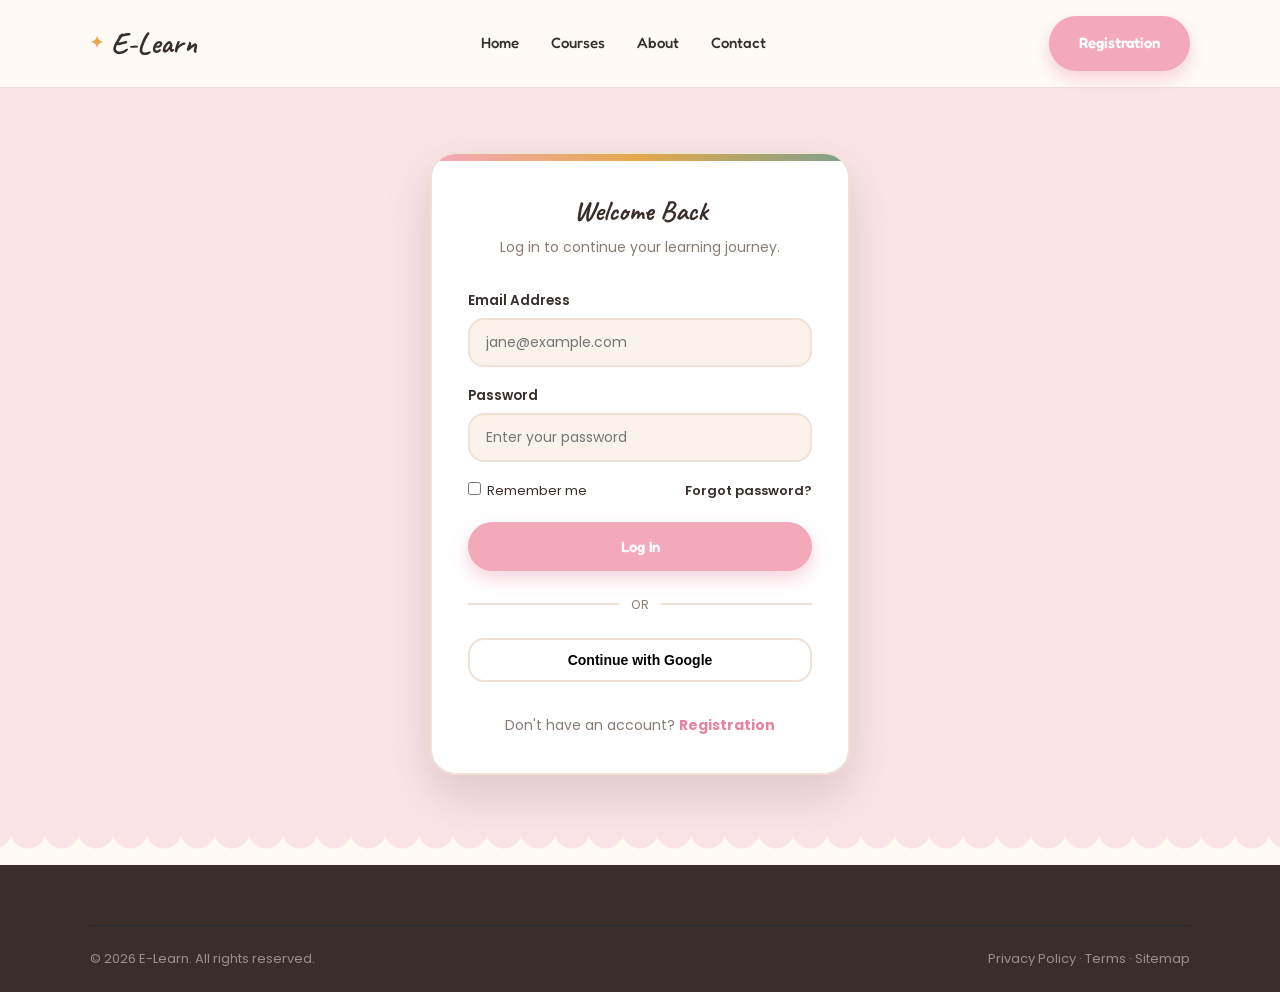
<file: Frontend/Profile.html>
<!DOCTYPE html>
<html lang="en">
<head>
<meta charset="UTF-8">
<meta name="viewport" content="width=device-width, initial-scale=1.0">
<title>My Profile - E-Learn</title>
<link rel="stylesheet" href="style.css">
</head>
<body>

<header>
  <nav class="navbar">
    <a href="index.html" class="logo">E-Learn</a>
    <button class="menu-toggle" id="menuToggle" aria-label="Toggle menu">
      <span></span><span></span><span></span>
    </button>
    <ul class="nav-menu" id="navMenu">
      <li><a href="index.html">Home</a></li>
      <li><a href="courses.html">Courses</a></li>
      <li><a href="about.html">About</a></li>
      <li><a href="contact.html">Contact</a></li>
    </ul>
    <div class="nav-actions" id="navActions">
      <a href="login.html" class="btn btn-outline">Log in</a>
      <a href="signup.html" class="btn btn-primary">Registration</a>
    </div>
  </nav>
</header>

<main>

  <section class="profile-hero">
    <div class="container profile-hero-inner">
      <div class="profile-avatar" id="profileInitial">?</div>
      <div>
        <h1 id="profileName">Learner</h1>
        <p id="profileEmail">abcd@example.com</p>
      </div>
      <div style="margin-left:auto; display:flex; gap:10px;">
        <button type="button" class="btn btn-outline" id="editProfileBtn">Edit Profile</button>
        <button type="button" class="btn btn-outline" id="logoutBtnProfile">Log out</button>
      </div>
    </div>
  </section>

  <section id="editProfileSection" class="section" style="display:none; padding-top:40px; padding-bottom:0;">
    <div class="container" style="max-width:480px;">
      <div class="form-card" style="max-width:none;">
        <h1 style="font-size:20px; text-align:left;">Edit Profile</h1>
        <form id="editProfileForm">
          <div class="form-group" style="text-align:center;">
            <div class="profile-avatar" id="photoPreview" style="margin:0 auto 12px; width:80px; height:80px; font-size:28px;">?</div>
            <label for="photoInput" class="btn btn-outline" style="cursor:pointer; display:inline-block;">Choose Photo</label>
            <input type="file" id="photoInput" accept="image/*" style="display:none;">
            <p style="font-size:12px; color:var(--text-light); margin-top:8px;">JPG or PNG. Resized automatically.</p>
          </div>
          <div class="form-group">
            <label for="editName">Full Name</label>
            <input type="text" id="editName" required>
          </div>
          <button type="submit" class="btn btn-primary btn-block">Save Changes</button>
          <button type="button" class="btn btn-outline btn-block" id="cancelEditProfileBtn" style="margin-top:10px;">Cancel</button>
        </form>
      </div>
    </div>
  </section>

  <section class="section">
    <div class="container">

      <div class="profile-stats-grid">
        <div class="profile-stat-card">
          <strong>3</strong>
          <span>Courses in progress</span>
        </div>
        <div class="profile-stat-card">
          <strong>2</strong>
          <span>Courses completed</span>
        </div>
        <div class="profile-stat-card">
          <strong>14h</strong>
          <span>Total learning time</span>
        </div>
      </div>

      <h2 class="section-title" style="text-align:left; margin-top:56px;">My Courses</h2>
      <p class="section-subtitle" style="text-align:left; margin-left:0;">Pick up where you left off.</p>

      <div class="profile-course-list" id="profileCourseList">
        <p style="color:var(--text-light); font-size:14px;">Loading your courses...</p>
      </div>

    </div>
  </section>

</main>

<footer>
  <div class="container">
    <div class="footer-bottom" style="border-top:1px solid #1F2937; padding-top:22px;">
      <span>&copy; 2026 E-Learn. All rights reserved.</span>
      <span><a href="privacy.html">Privacy Policy</a> &middot; <a href="Terms.html">Terms</a> &middot; <a href="sitemap.html">Sitemap</a></span>
    </div>
  </div>
</footer>

<script src="Script.js"></script>
</body>
</html>
</file>
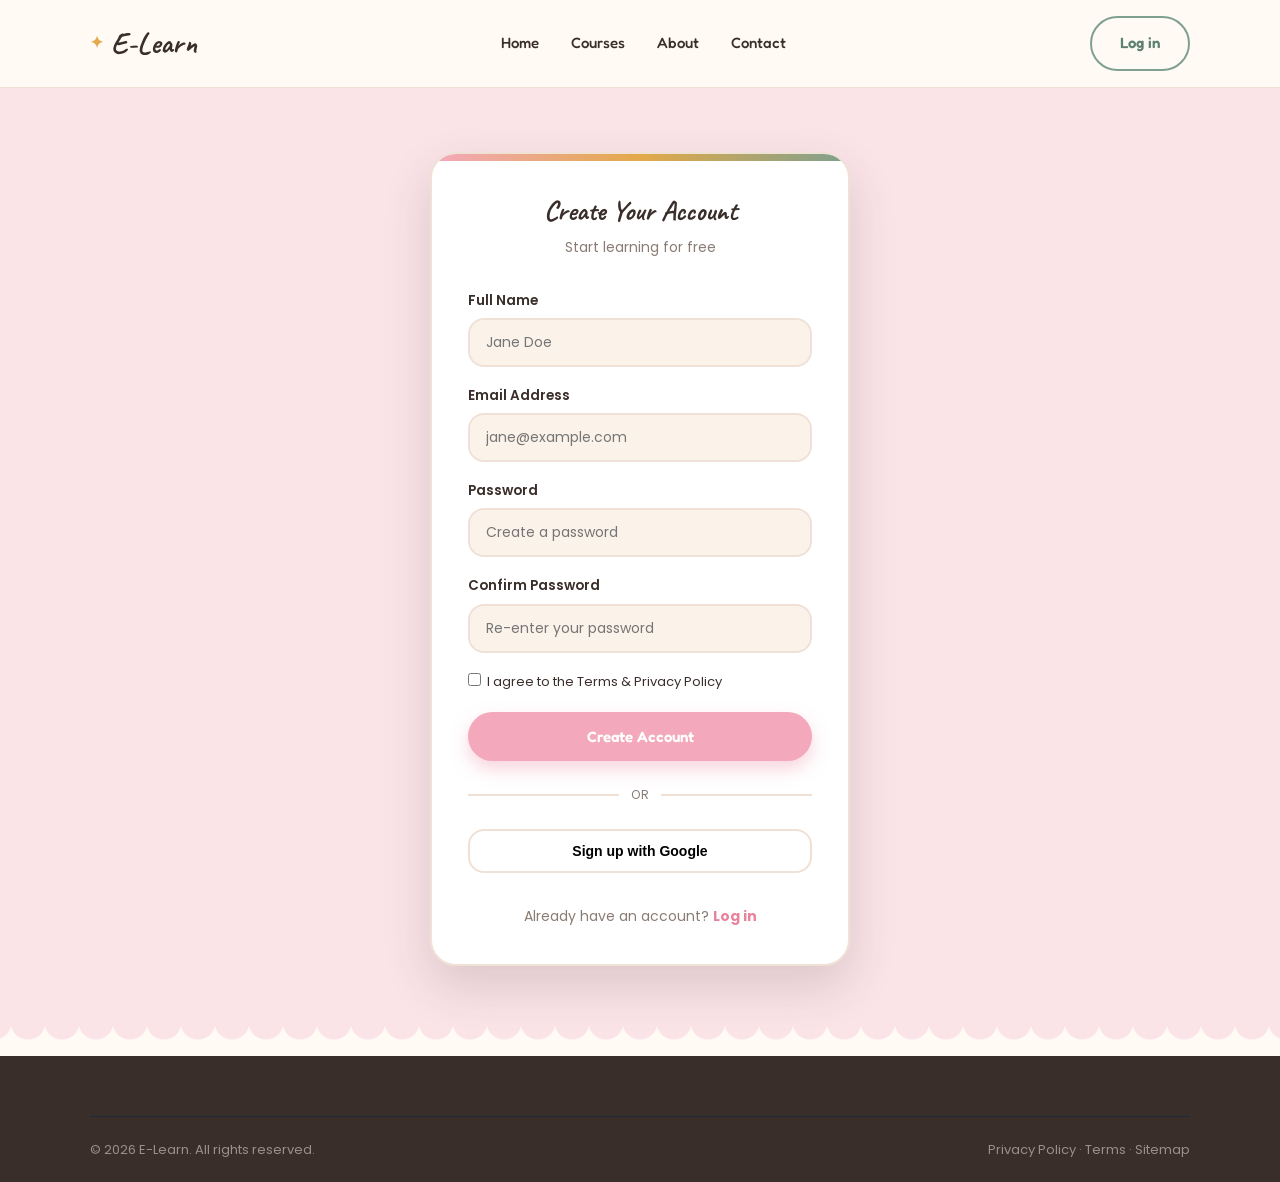
<file: Frontend/signup.html>
<!DOCTYPE html>
<html lang="en">
<head>
<meta charset="UTF-8">
<meta name="viewport" content="width=device-width, initial-scale=1.0">
<title>Sign Up - E-Learn</title>
<link rel="stylesheet" href="style.css">
</head>
<body>

<header>
  <nav class="navbar">
    <a href="index.html" class="logo">E-Learn</a>
    <button class="menu-toggle" id="menuToggle" aria-label="Toggle menu">
      <span></span><span></span><span></span>
    </button>
    <ul class="nav-menu" id="navMenu">
      <li><a href="index.html">Home</a></li>
      <li><a href="courses.html">Courses</a></li>
      <li><a href="about.html">About</a></li>
      <li><a href="contact.html">Contact</a></li>
    </ul>
    <div class="nav-actions" id="navActions">
      <a href="login.html" class="btn btn-outline">Log in</a>
    </div>
  </nav>
</header>

<main>
  <section class="form-page">
    <div class="form-card">
      <h1>Create Your Account</h1>
      <p class="sub">Start learning for free</p>

      <form id="signupForm" novalidate>
        <div class="form-group">
          <label for="fullname">Full Name</label>
          <input type="text" id="fullname" placeholder="Jane Doe" required>
        </div>
        <div class="form-group">
          <label for="email">Email Address</label>
          <input type="email" id="email" placeholder="jane@example.com" required>
        </div>
        <div class="form-group">
          <label for="password">Password</label>
          <input type="password" id="password" placeholder="Create a password" required>
        </div>
        <div class="form-group">
          <label for="confirm-password">Confirm Password</label>
          <input type="password" id="confirm-password" placeholder="Re-enter your password" required>
        </div>
        <div class="form-row">
          <label><input type="checkbox" id="agreeTerms" style="width:auto; margin-right:6px;">I agree to the Terms &amp; Privacy Policy</label>
        </div>
        <button type="submit" class="btn btn-primary btn-block">Create Account</button>
      </form>

      <div class="divider">OR</div>

      <button type="button" class="social-btn">Sign up with Google</button>

      <p class="form-footer-note">Already have an account? <a href="login.html">Log in</a></p>
    </div>
  </section>
</main>

<footer>
  <div class="container">
    <div class="footer-bottom" style="border-top:1px solid #1F2937; padding-top:22px;">
      <span>&copy; 2026 E-Learn. All rights reserved.</span>
      <span><a href="privacy.html">Privacy Policy</a> &middot; <a href="Terms.html">Terms</a> &middot; <a href="sitemap.html">Sitemap</a></span>
    </div>
  </div>
</footer>

<script src="Script.js"></script>
</body>
</html>
</file>
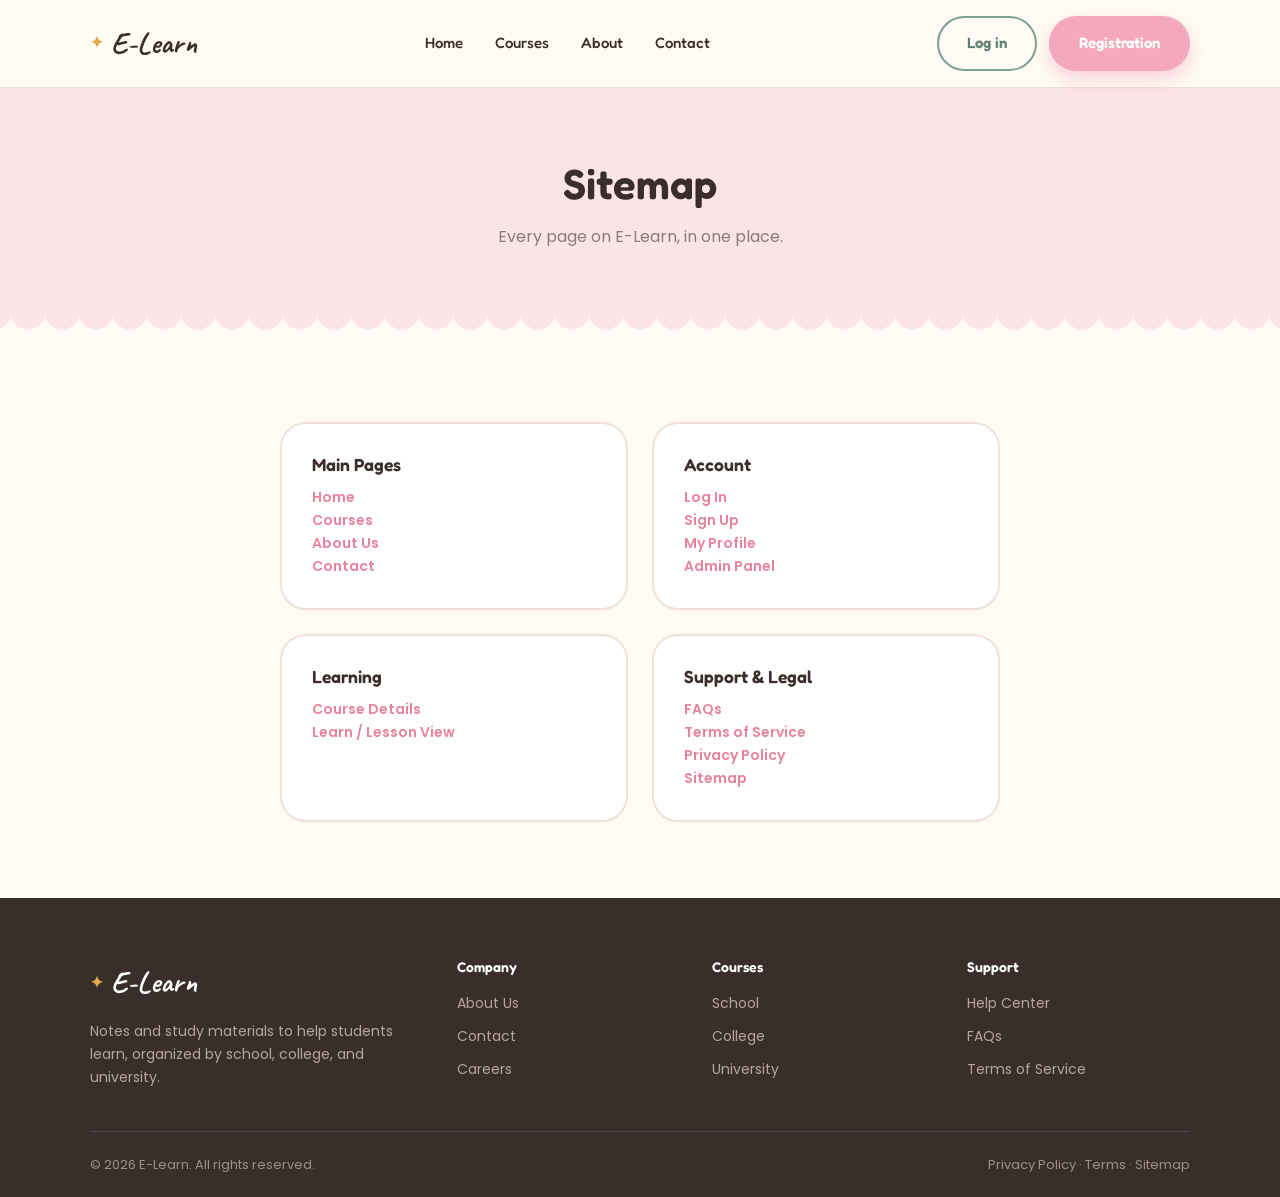
<file: Frontend/sitemap.html>
<!DOCTYPE html>
<html lang="en">
<head>
<meta charset="UTF-8">
<meta name="viewport" content="width=device-width, initial-scale=1.0">
<title>Sitemap - E-Learn</title>
<link rel="stylesheet" href="style.css">
</head>
<body>

<header>
  <nav class="navbar">
    <a href="index.html" class="logo">E-Learn</a>
    <button class="menu-toggle" id="menuToggle" aria-label="Toggle menu">
      <span></span><span></span><span></span>
    </button>
    <ul class="nav-menu" id="navMenu">
      <li><a href="index.html">Home</a></li>
      <li><a href="courses.html">Courses</a></li>
      <li><a href="about.html">About</a></li>
      <li><a href="contact.html">Contact</a></li>
    </ul>
    <div class="nav-actions" id="navActions">
      <a href="login.html" class="btn btn-outline">Log in</a>
      <a href="signup.html" class="btn btn-primary">Registration</a>
    </div>
  </nav>
</header>

<main>

  <section class="about-hero">
    <div class="container">
      <h1>Sitemap</h1>
      <p>Every page on E-Learn, in one place.</p>
    </div>
  </section>

  <section class="section">
    <div class="container" style="max-width:760px;">

      <div class="values-grid" style="grid-template-columns:repeat(2, 1fr);">

        <div class="value-card">
          <h3>Main Pages</h3>
          <p><a href="index.html" class="hl-hover" style="color:var(--blush-darker); font-weight:600;">Home</a></p>
          <p><a href="courses.html" class="hl-hover" style="color:var(--blush-darker); font-weight:600;">Courses</a></p>
          <p><a href="about.html" class="hl-hover" style="color:var(--blush-darker); font-weight:600;">About Us</a></p>
          <p><a href="contact.html" class="hl-hover" style="color:var(--blush-darker); font-weight:600;">Contact</a></p>
        </div>

        <div class="value-card">
          <h3>Account</h3>
          <p><a href="login.html" class="hl-hover" style="color:var(--blush-darker); font-weight:600;">Log In</a></p>
          <p><a href="signup.html" class="hl-hover" style="color:var(--blush-darker); font-weight:600;">Sign Up</a></p>
          <p><a href="profile.html" class="hl-hover" style="color:var(--blush-darker); font-weight:600;">My Profile</a></p>
          <p><a href="admin.html" class="hl-hover" style="color:var(--blush-darker); font-weight:600;">Admin Panel</a></p>
        </div>

        <div class="value-card">
          <h3>Learning</h3>
          <p><a href="course-detail.html" class="hl-hover" style="color:var(--blush-darker); font-weight:600;">Course Details</a></p>
          <p><a href="learn.html" class="hl-hover" style="color:var(--blush-darker); font-weight:600;">Learn / Lesson View</a></p>
        </div>

        <div class="value-card">
          <h3>Support &amp; Legal</h3>
          <p><a href="faqs.html" class="hl-hover" style="color:var(--blush-darker); font-weight:600;">FAQs</a></p>
          <p><a href="terms.html" class="hl-hover" style="color:var(--blush-darker); font-weight:600;">Terms of Service</a></p>
          <p><a href="privacy.html" class="hl-hover" style="color:var(--blush-darker); font-weight:600;">Privacy Policy</a></p>
          <p><a href="sitemap.html" class="hl-hover" style="color:var(--blush-darker); font-weight:600;">Sitemap</a></p>
        </div>

      </div>

    </div>
  </section>

</main>

<footer>
  <div class="container">
    <div class="footer-grid">
      <div class="footer-brand">
        <a href="index.html" class="logo" style="color:#fff;">E-Learn</a>
        <p>Notes and study materials to help students learn, organized by school, college, and university.</p>
      </div>
      <div class="footer-col">
        <h4>Company</h4>
        <a href="about.html">About Us</a>
        <a href="contact.html">Contact</a>
        <a href="#">Careers</a>
      </div>
      <div class="footer-col">
        <h4>Courses</h4>
        <a href="courses.html">School</a>
        <a href="courses.html">College</a>
        <a href="courses.html">University</a>
      </div>
      <div class="footer-col">
        <h4>Support</h4>
        <a href="contact.html">Help Center</a>
        <a href="faqs.html">FAQs</a>
        <a href="terms.html">Terms of Service</a>
      </div>
    </div>
    <div class="footer-bottom">
      <span>&copy; 2026 E-Learn. All rights reserved.</span>
      <span><a href="privacy.html">Privacy Policy</a> &middot; <a href="terms.html">Terms</a> &middot; <a href="sitemap.html">Sitemap</a></span>
    </div>
  </div>
</footer>

<script src="Script.js"></script>
</body>
</html>
</file>
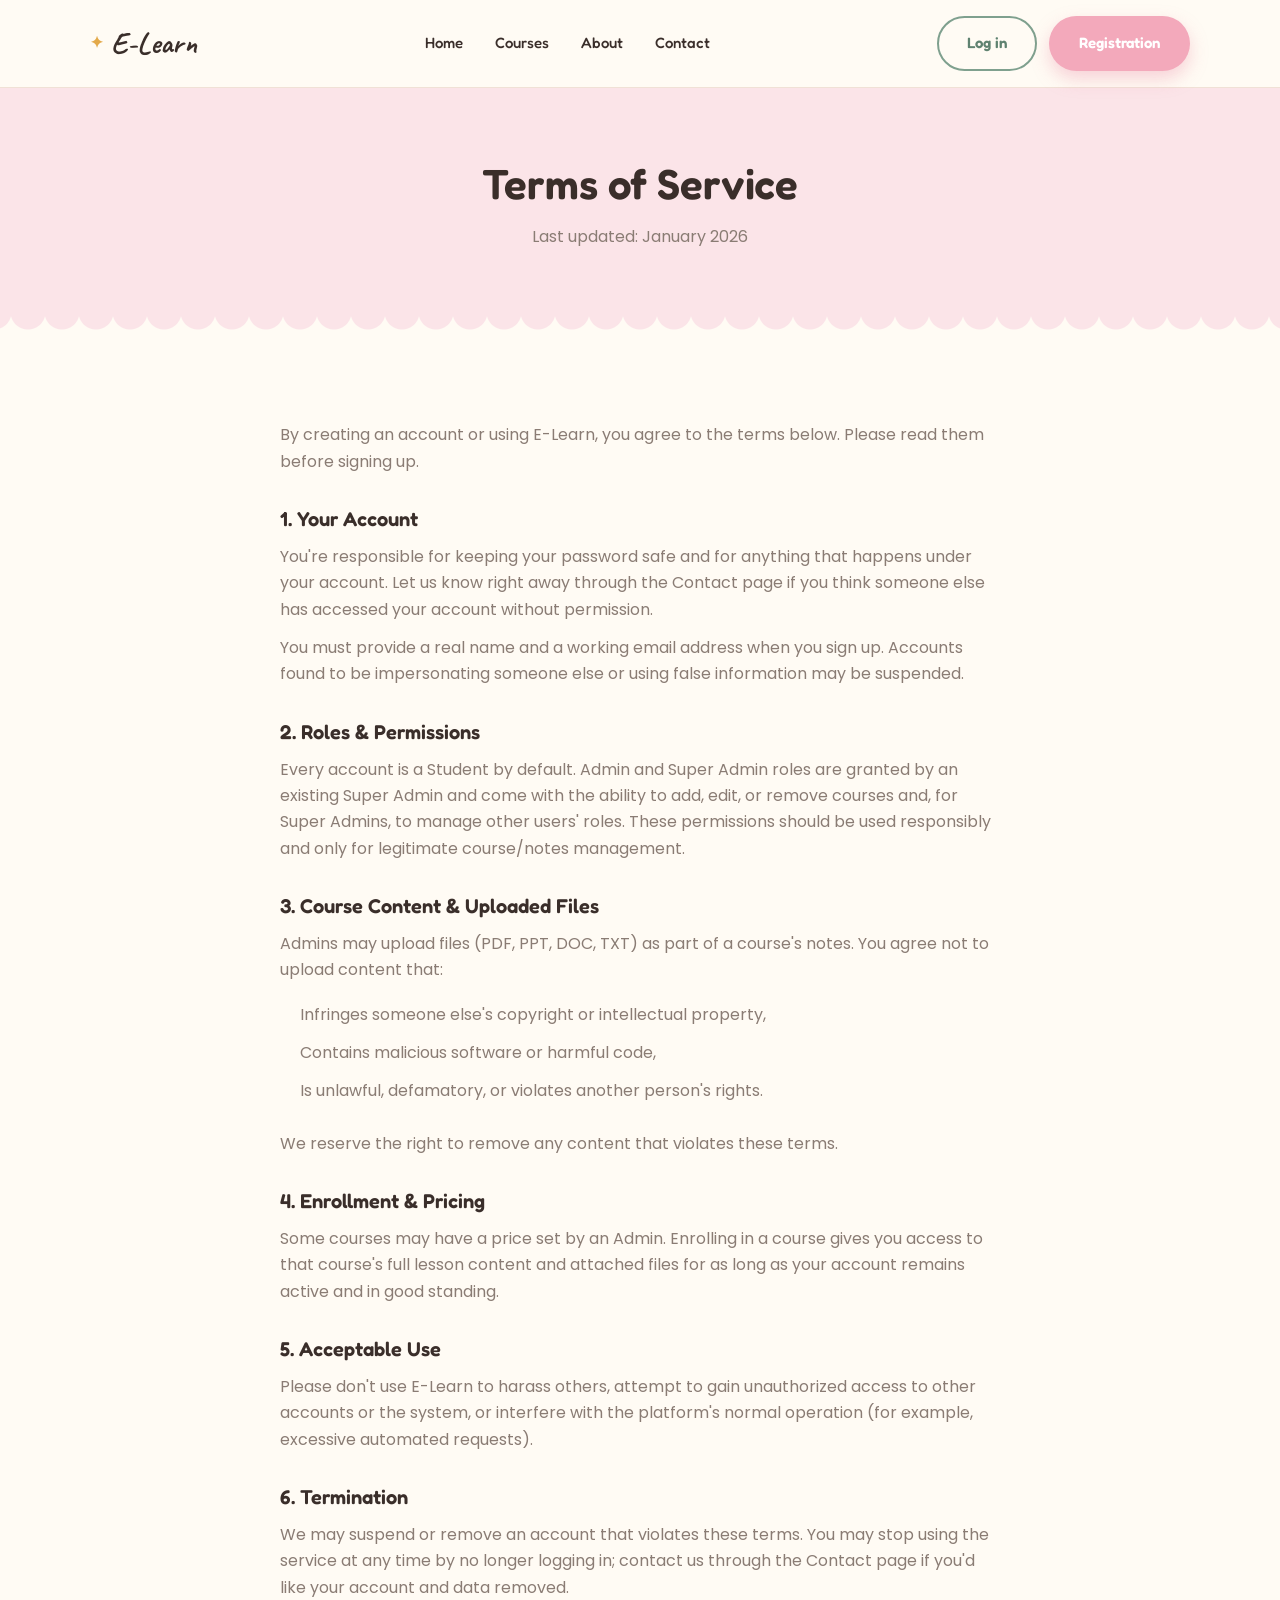
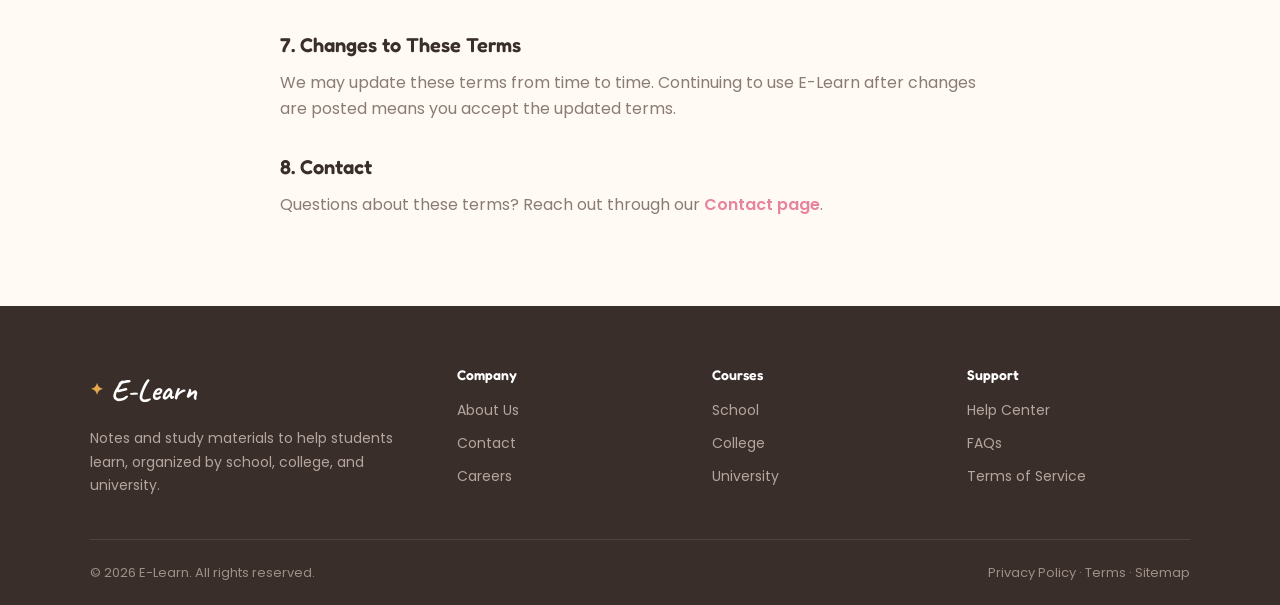
<file: Frontend/Terms.html>
<!DOCTYPE html>
<html lang="en">
<head>
<meta charset="UTF-8">
<meta name="viewport" content="width=device-width, initial-scale=1.0">
<title>Terms of Service - E-Learn</title>
<link rel="stylesheet" href="style.css">
</head>
<body>

<header>
  <nav class="navbar">
    <a href="index.html" class="logo">E-Learn</a>
    <button class="menu-toggle" id="menuToggle" aria-label="Toggle menu">
      <span></span><span></span><span></span>
    </button>
    <ul class="nav-menu" id="navMenu">
      <li><a href="index.html">Home</a></li>
      <li><a href="courses.html">Courses</a></li>
      <li><a href="About.html">About</a></li>
      <li><a href="contact.html">Contact</a></li>
    </ul>
    <div class="nav-actions" id="navActions">
      <a href="login.html" class="btn btn-outline">Log in</a>
      <a href="signup.html" class="btn btn-primary">Registration</a>
    </div>
  </nav>
</header>

<main>

  <section class="about-hero">
    <div class="container">
      <h1>Terms of Service</h1>
      <p>Last updated: January 2026</p>
    </div>
  </section>

  <section class="section">
    <div class="container" style="max-width:760px;">

      <p style="margin-bottom:24px;">By creating an account or using E-Learn, you agree to the terms below. Please read them before signing up.</p>

      <h2 style="font-family:var(--font-display); font-size:20px; margin:32px 0 12px;">1. Your Account</h2>
      <p style="margin-bottom:12px;">You're responsible for keeping your password safe and for anything that happens under your account. Let us know right away through the Contact page if you think someone else has accessed your account without permission.</p>
      <p style="margin-bottom:12px;">You must provide a real name and a working email address when you sign up. Accounts found to be impersonating someone else or using false information may be suspended.</p>

      <h2 style="font-family:var(--font-display); font-size:20px; margin:32px 0 12px;">2. Roles &amp; Permissions</h2>
      <p style="margin-bottom:12px;">Every account is a Student by default. Admin and Super Admin roles are granted by an existing Super Admin and come with the ability to add, edit, or remove courses and, for Super Admins, to manage other users' roles. These permissions should be used responsibly and only for legitimate course/notes management.</p>

      <h2 style="font-family:var(--font-display); font-size:20px; margin:32px 0 12px;">3. Course Content &amp; Uploaded Files</h2>
      <p style="margin-bottom:12px;">Admins may upload files (PDF, PPT, DOC, TXT) as part of a course's notes. You agree not to upload content that:</p>
      <ul style="margin-bottom:20px; padding-left:20px;">
        <li style="padding:6px 0; border:none; color:var(--text-light);">Infringes someone else's copyright or intellectual property,</li>
        <li style="padding:6px 0; border:none; color:var(--text-light);">Contains malicious software or harmful code,</li>
        <li style="padding:6px 0; border:none; color:var(--text-light);">Is unlawful, defamatory, or violates another person's rights.</li>
      </ul>
      <p style="margin-bottom:12px;">We reserve the right to remove any content that violates these terms.</p>

      <h2 style="font-family:var(--font-display); font-size:20px; margin:32px 0 12px;">4. Enrollment &amp; Pricing</h2>
      <p style="margin-bottom:12px;">Some courses may have a price set by an Admin. Enrolling in a course gives you access to that course's full lesson content and attached files for as long as your account remains active and in good standing.</p>

      <h2 style="font-family:var(--font-display); font-size:20px; margin:32px 0 12px;">5. Acceptable Use</h2>
      <p style="margin-bottom:12px;">Please don't use E-Learn to harass others, attempt to gain unauthorized access to other accounts or the system, or interfere with the platform's normal operation (for example, excessive automated requests).</p>

      <h2 style="font-family:var(--font-display); font-size:20px; margin:32px 0 12px;">6. Termination</h2>
      <p style="margin-bottom:12px;">We may suspend or remove an account that violates these terms. You may stop using the service at any time by no longer logging in; contact us through the Contact page if you'd like your account and data removed.</p>

      <h2 style="font-family:var(--font-display); font-size:20px; margin:32px 0 12px;">7. Changes to These Terms</h2>
      <p style="margin-bottom:12px;">We may update these terms from time to time. Continuing to use E-Learn after changes are posted means you accept the updated terms.</p>

      <h2 style="font-family:var(--font-display); font-size:20px; margin:32px 0 12px;">8. Contact</h2>
      <p style="margin-bottom:12px;">Questions about these terms? Reach out through our <a href="contact.html" style="color:var(--blush-darker); font-weight:600;">Contact page</a>.</p>

    </div>
  </section>

</main>

<footer>
  <div class="container">
    <div class="footer-grid">
      <div class="footer-brand">
        <a href="index.html" class="logo" style="color:#fff;">E-Learn</a>
        <p>Notes and study materials to help students learn, organized by school, college, and university.</p>
      </div>
      <div class="footer-col">
        <h4>Company</h4>
        <a href="About.html">About Us</a>
        <a href="contact.html">Contact</a>
        <a href="#">Careers</a>
      </div>
      <div class="footer-col">
        <h4>Courses</h4>
        <a href="courses.html">School</a>
        <a href="courses.html">College</a>
        <a href="courses.html">University</a>
      </div>
      <div class="footer-col">
        <h4>Support</h4>
        <a href="contact.html">Help Center</a>
        <a href="Faqs.html">FAQs</a>
        <a href="Terms.html">Terms of Service</a>
      </div>
    </div>
    <div class="footer-bottom">
      <span>&copy; 2026 E-Learn. All rights reserved.</span>
      <span><a href="privacy.html">Privacy Policy</a> &middot; <a href="Terms.html">Terms</a> &middot; <a href="sitemap.html">Sitemap</a></span>
    </div>
  </div>
</footer>

<script src="Script.js"></script>
</body>
</html>
</file>
<file: Frontend/style.css>
/* ============================================================
   E-Learn — visual language
   Theme: soft, playful, boutique-inspired. Blush pink + sage
   green + warm cream, a handwritten script accent paired with a
   chunky rounded display face, scalloped wave dividers between
   sections, and "sticker" badges with a white ring border.
   Every class name below is unchanged from before, so no HTML/JS
   needs to change.
   ============================================================ */

@import url('https://fonts.googleapis.com/css2?family=Fredoka:wght@500;600;700&family=Poppins:wght@400;500;600;700&family=Caveat:wght@600;700&display=swap');

/* ===== Reset & Base ===== */
*{margin:0; padding:0; box-sizing:border-box;}

:root{
  --ink:#3A2E2A;
  --blush:#FBE4E8;
  --blush-deep:#F3A9BB;
  --blush-darker:#E8839D;
  --sage:#7FA08E;
  --sage-dark:#5F8270;
  --sage-light:#E3ECE6;
  --cream:#FFFBF4;
  --gold:#E3A94A;
  --gold-dark:#C88F35;

  --text:#3A2E2A;
  --text-light:#8A7C74;
  --bg:#FFFBF4;
  --bg-light:#FBF3EA;
  --border:#F0E1D6;
  --success:#5F8270;
  --warning:#E3A94A;
  --error:#DC2626;

  --radius:16px;
  --radius-lg:26px;
  --font-display:'Fredoka', 'Poppins', sans-serif;
  --font-body:'Poppins', 'Segoe UI', Arial, sans-serif;
  --font-hand:'Caveat', cursive;

  --shadow-sm:0 2px 8px rgba(58,46,42,.06);
  --shadow-md:0 10px 26px rgba(58,46,42,.10);
  --shadow-lg:0 20px 48px rgba(58,46,42,.16);
}

html{scroll-behavior:smooth;}

body{
  font-family:var(--font-body);
  color:var(--text);
  background:var(--bg);
  line-height:1.65;
  -webkit-font-smoothing:antialiased;
}

a{text-decoration:none; color:inherit;}
ul{list-style:none;}
img{max-width:100%; display:block;}

:focus-visible{
  outline:2.5px solid var(--sage-dark);
  outline-offset:2px;
  border-radius:4px;
}

.container{
  max-width:1140px;
  margin:0 auto;
  padding:0 20px;
}

h1,h2,h3,h4{
  font-family:var(--font-display);
  font-weight:600;
  line-height:1.24;
  color:var(--ink);
}

p{color:var(--text-light);}

/* Reusable scalloped "wave" edge — the site's recurring signature
   transition between a colored band and the section after it. */
.section-title, .about-hero h1, .course-hero h1, .hero h1{position:relative;}

.btn{
  display:inline-block;
  padding:13px 28px;
  border-radius:999px;
  font-family:var(--font-display);
  font-weight:600;
  font-size:15px;
  border:2px solid transparent;
  cursor:pointer;
  transition:transform .18s ease, box-shadow .18s ease, background .18s ease, color .18s ease, border-color .18s ease;
}
.btn-primary{
  background:var(--blush-deep);
  color:#fff;
  box-shadow:0 8px 18px rgba(232,131,157,.35);
}
.btn-primary:hover{
  background:var(--blush-darker);
  transform:translateY(-2px) rotate(-.5deg);
  box-shadow:0 12px 24px rgba(232,131,157,.4);
}
.btn-primary:active{transform:translateY(0);}
.btn-outline{border-color:var(--sage); color:var(--sage-dark); background:transparent;}
.btn-outline:hover{
  background:var(--sage);
  color:#fff;
  border-color:var(--sage);
  transform:translateY(-2px) rotate(.5deg);
  box-shadow:var(--shadow-md);
}
.btn-block{width:100%; text-align:center;}

.section{padding:76px 0;}
.section-title{
  text-align:center;
  margin-bottom:12px;
  font-size:clamp(27px, 3.4vw, 36px);
}
.section-subtitle{text-align:center; margin-bottom:46px; max-width:560px; margin-left:auto; margin-right:auto;}

/* ===== Header ===== */
header{
  border-bottom:1px solid var(--border);
  background:rgba(255,251,244,.9);
  backdrop-filter:blur(8px);
  position:sticky;
  top:0;
  z-index:100;
}
.navbar{
  display:flex;
  align-items:center;
  justify-content:space-between;
  padding:16px 20px;
  max-width:1140px;
  margin:0 auto;
}
.logo{
  font-family:var(--font-hand);
  font-size:30px;
  font-weight:700;
  color:var(--ink);
  display:flex;
  align-items:center;
  gap:2px;
}
.logo::before{
  content:"\2726";
  color:var(--gold);
  font-size:16px;
  margin-right:6px;
}
.nav-menu{
  display:flex;
  gap:32px;
  font-family:var(--font-display);
  font-weight:500;
  font-size:15px;
}
.nav-menu a{
  color:var(--text);
  padding:6px 0;
}
.nav-menu a.active{
  color:var(--blush-darker);
  font-weight:600;
}
.nav-actions{display:flex; align-items:center; gap:12px;}

.menu-toggle{
  display:none;
  flex-direction:column;
  gap:5px;
  background:none;
  border:none;
  cursor:pointer;
  padding:4px;
}
.menu-toggle span{
  width:24px; height:2px; background:var(--text); border-radius:2px;
}

/* ===== Hero ===== */
.hero{
  background:var(--blush);
  padding:84px 0 108px;
  position:relative;
  overflow:hidden;
}
.hero::after{
  content:"";
  position:absolute;
  bottom:0; left:0; right:0;
  height:34px;
  background-image:radial-gradient(circle at 17px 0, transparent 17px, var(--bg) 18px);
  background-size:34px 34px;
  background-repeat:repeat-x;
  background-position:bottom;
}
.hero-grid{
  display:grid;
  grid-template-columns:1fr 1fr;
  gap:48px;
  align-items:center;
  position:relative;
  z-index:1;
}
.hero h1{
  font-size:clamp(34px, 4.4vw, 50px);
  margin-bottom:18px;
}
.hero h1 span{
  font-family:var(--font-hand);
  color:var(--blush-darker);
  font-weight:700;
  font-size:1.15em;
}
.hero p{
  font-size:17.5px;
  margin-bottom:28px;
  max-width:46ch;
}
.hero-buttons{display:flex; gap:14px; flex-wrap:wrap;}
.hero-stats{
  display:flex;
  gap:40px;
  margin-top:40px;
  flex-wrap:wrap;
}
.hero-stats div strong{
  display:block;
  font-family:var(--font-display);
  font-size:26px;
  color:var(--ink);
}
.hero-stats div span{
  font-size:13px;
  color:var(--text-light);
}
.hero-img{
  border-radius:var(--radius-lg);
  overflow:hidden;
  box-shadow:var(--shadow-lg);
  transform:rotate(-1.6deg);
  border:8px solid #fff;
}
.hero-img img{width:100%; height:100%; object-fit:cover;}

/* ===== Categories ===== */
.categories-grid{
  display:grid;
  grid-template-columns:repeat(4, 1fr);
  gap:20px;
}
.category-card{
  display:block;
  color:inherit;
  border:2px solid var(--border);
  border-radius:var(--radius-lg);
  padding:30px 20px;
  text-align:center;
  background:#fff;
  transition:box-shadow .22s ease, transform .22s ease, border-color .22s ease;
}
.category-card:hover{
  box-shadow:var(--shadow-md);
  transform:translateY(-4px) rotate(-1deg);
  border-color:var(--blush-deep);
}
.category-icon{
  width:56px; height:56px;
  border-radius:50%;
  background:var(--sage-light);
  color:var(--sage-dark);
  display:flex; align-items:center; justify-content:center;
  font-size:23px;
  margin:0 auto 16px;
  box-shadow:0 0 0 4px #fff, 0 0 0 5px var(--border);
}
.category-card h3{font-family:var(--font-display); font-size:17px; margin-bottom:6px;}
.category-card p{font-size:13px; color:var(--text-light);}

/* ===== Course Cards ===== */
.courses-grid{
  display:grid;
  grid-template-columns:repeat(3, 1fr);
  gap:26px;
}
.course-card{
  display:block;
  border:2px solid var(--border);
  border-radius:var(--radius-lg);
  overflow:hidden;
  background:#fff;
  transition:box-shadow .22s ease, transform .22s ease, border-color .22s ease;
}
.course-card:hover{
  box-shadow:var(--shadow-lg);
  transform:translateY(-5px) rotate(-.6deg);
  border-color:var(--blush-deep);
}
.course-thumb{
  height:150px;
  background:linear-gradient(135deg, var(--sage), #A9C3B4);
  display:flex; align-items:center; justify-content:center;
  color:#fff;
  font-family:var(--font-display);
  font-size:14px;
  font-weight:600;
  letter-spacing:.03em;
  text-transform:uppercase;
}
.course-body{padding:22px;}
.course-tag{
  display:inline-block;
  font-family:var(--font-display);
  font-size:11px;
  font-weight:600;
  color:var(--gold-dark);
  background:#FCEFD9;
  padding:5px 13px;
  border-radius:999px;
  margin-bottom:12px;
  text-transform:uppercase;
  box-shadow:0 0 0 2px #fff, 0 0 0 3px #F3DFB4;
}
.course-card h3{font-size:18.5px; margin-bottom:8px; line-height:1.35;}
.course-card p.desc{font-size:14px; margin-bottom:16px;}
.course-meta{
  display:flex;
  justify-content:space-between;
  align-items:center;
  font-size:13px;
  color:var(--text-light);
  border-top:2px dotted var(--border);
  padding-top:14px;
}
.course-price{font-family:var(--font-display); font-weight:600; color:var(--blush-darker); font-size:17px;}
.rating{color:var(--warning); font-size:13px;}

/* ===== Filters (courses page) ===== */
.filters-bar{
  display:flex;
  gap:12px;
  flex-wrap:wrap;
  margin-bottom:36px;
  align-items:center;
  justify-content:space-between;
}
.filter-tags{display:flex; gap:10px; flex-wrap:wrap;}
.filter-tag{
  padding:9px 20px;
  border:2px solid var(--border);
  border-radius:999px;
  font-family:var(--font-display);
  font-size:13px;
  font-weight:600;
  cursor:pointer;
  background:#fff;
  color:var(--text);
  transition:all .18s ease;
}
.filter-tag.active,
.filter-tag:hover{
  background:var(--sage);
  border-color:var(--sage);
  color:#fff;
}
.search-box{
  display:flex;
  border:2px solid var(--border);
  border-radius:999px;
  overflow:hidden;
  background:#fff;
}
.search-box input{
  border:none;
  padding:10px 18px;
  font-size:14px;
  width:220px;
  outline:none;
  font-family:inherit;
}
.search-box button{
  background:var(--blush-deep);
  color:#fff;
  border:none;
  padding:0 20px;
  cursor:pointer;
  font-family:var(--font-display);
  font-weight:600;
}

/* ===== Steps / How it works ===== */
.steps-grid{
  display:grid;
  grid-template-columns:repeat(3, 1fr);
  gap:32px;
}
.step-card{text-align:center; padding:0 12px;}
.step-number{
  width:52px; height:52px;
  border-radius:50%;
  background:var(--blush-deep);
  color:#fff;
  display:flex; align-items:center; justify-content:center;
  font-family:var(--font-display);
  font-weight:600;
  margin:0 auto 18px;
  box-shadow:0 8px 16px rgba(232,131,157,.32);
}
.step-card h3{font-size:18px; margin-bottom:10px;}
.step-card p{font-size:14px;}

/* ===== Testimonials ===== */
.testimonials-grid{
  display:grid;
  grid-template-columns:repeat(3, 1fr);
  gap:24px;
}
.testimonial-card{
  border:2px solid var(--border);
  border-radius:var(--radius-lg);
  padding:28px;
  background:#fff;
  position:relative;
}
.testimonial-card::before{
  content:"\201C";
  position:absolute;
  top:6px; left:22px;
  font-family:var(--font-hand);
  font-size:56px;
  color:var(--blush);
  line-height:1;
  z-index:0;
}
.testimonial-card p.quote{
  color:var(--text);
  font-size:14.5px;
  margin-bottom:20px;
  position:relative;
  z-index:1;
}
.testimonial-person{
  display:flex; align-items:center; gap:12px;
}
.avatar{
  width:40px; height:40px;
  border-radius:50%;
  background:var(--sage);
  color:#fff;
  display:flex; align-items:center; justify-content:center;
  font-weight:600;
  font-size:14px;
}
.testimonial-person strong{display:block; font-size:14px;}
.testimonial-person span{font-size:12px; color:var(--text-light);}

/* ===== CTA Band ===== */
.cta-band{
  background:var(--sage-dark);
  color:#fff;
  text-align:center;
  padding:68px 0 92px;
  position:relative;
  overflow:hidden;
}
.cta-band::after{
  content:"";
  position:absolute;
  bottom:0; left:0; right:0;
  height:34px;
  background-image:radial-gradient(circle at 17px 0, transparent 17px, var(--bg) 18px);
  background-size:34px 34px;
  background-repeat:repeat-x;
  background-position:bottom;
}
.cta-band h2{color:#fff; margin-bottom:14px; font-family:var(--font-display);}
.cta-band p{color:#D9E7DF; margin-bottom:26px;}
.cta-band .btn-primary{background:var(--gold); color:var(--ink); box-shadow:0 8px 18px rgba(227,169,74,.35);}
.cta-band .btn-primary:hover{background:var(--gold-dark); color:#fff;}

/* ===== Course Detail Page ===== */
.course-hero{
  background:var(--sage-light);
  padding:52px 0;
  border-bottom:2px solid var(--border);
}
.breadcrumb{font-size:13px; color:var(--text-light); margin-bottom:16px;}
.breadcrumb a{color:var(--sage-dark); font-weight:600;}
.course-hero h1{font-size:clamp(26px,3.2vw,34px); margin-bottom:14px; max-width:60ch;}
.course-hero-meta{
  display:flex; gap:24px; flex-wrap:wrap;
  font-size:14px; color:var(--text-light);
  margin-top:16px;
}
.course-hero-meta strong{color:var(--ink);}

.course-layout{
  display:grid;
  grid-template-columns:2fr 1fr;
  gap:40px;
  padding:52px 0;
  align-items:start;
}
.course-main h2{font-size:22px; margin:32px 0 16px;}
.course-main h2:first-child{margin-top:0;}
.course-main p{margin-bottom:14px;}
.course-main ul{margin-bottom:20px;}
.course-main ul li{
  padding:8px 0 8px 26px;
  position:relative;
  font-size:14.5px;
  color:var(--text);
  border-bottom:2px dotted var(--border);
}
.course-main ul li::before{
  content:"\2713";
  position:absolute; left:0; top:8px;
  color:var(--sage-dark);
  font-weight:700;
}

.curriculum-item{
  border:2px solid var(--border);
  border-radius:var(--radius);
  margin-bottom:10px;
  overflow:hidden;
  transition:border-color .18s ease;
}
.curriculum-item:hover{border-color:var(--blush-deep);}
.curriculum-head{
  display:flex; justify-content:space-between;
  padding:14px 18px;
  background:var(--bg-light);
  font-weight:600;
  font-size:14.5px;
}
.curriculum-head span{font-weight:400; color:var(--text-light); font-size:13px;}

.sidebar-card{
  border:2px solid var(--border);
  border-radius:var(--radius-lg);
  padding:26px;
  position:sticky;
  top:90px;
  box-shadow:var(--shadow-sm);
  background:#fff;
}
.sidebar-price{
  font-family:var(--font-display);
  font-size:32px;
  font-weight:600;
  margin-bottom:4px;
  color:var(--blush-darker);
}
.sidebar-price span{
  font-size:15px;
  font-weight:400;
  color:var(--text-light);
  text-decoration:line-through;
  margin-left:8px;
}
.sidebar-card .btn{margin:16px 0 20px;}
.sidebar-list li{
  display:flex; justify-content:space-between;
  font-size:13.5px;
  padding:11px 0;
  border-bottom:2px dotted var(--border);
  color:var(--text-light);
}
.sidebar-list li strong{color:var(--ink);}

/* ===== Forms (login/signup/contact) ===== */
.form-page{
  min-height:calc(100vh - 260px);
  padding:64px 20px 90px;
  display:flex;
  justify-content:center;
  align-items:flex-start;
  background:var(--blush);
  position:relative;
  overflow:hidden;
}
.form-page::after{
  content:"";
  position:absolute;
  bottom:0; left:0; right:0;
  height:34px;
  background-image:radial-gradient(circle at 17px 0, transparent 17px, var(--bg) 18px);
  background-size:34px 34px;
  background-repeat:repeat-x;
  background-position:bottom;
}
.form-card{
  width:100%;
  max-width:420px;
  border:2px solid var(--border);
  border-radius:var(--radius-lg);
  padding:40px 36px 36px;
  background:#fff;
  box-shadow:var(--shadow-lg);
  position:relative;
  overflow:hidden;
  z-index:1;
}
.form-card::before{
  content:"";
  position:absolute;
  top:0; left:0; right:0;
  height:7px;
  background:linear-gradient(90deg, var(--blush-deep), var(--gold), var(--sage));
}
.form-card h1{font-size:28px; margin-bottom:8px; text-align:center; font-family:var(--font-hand); font-weight:700;}
.form-card p.sub{text-align:center; margin-bottom:30px; font-size:14px;}
.form-group{margin-bottom:18px;}
.form-group label{
  display:block;
  font-size:13.5px;
  font-weight:600;
  margin-bottom:6px;
  color:var(--ink);
}
.form-group input,
.form-group textarea{
  width:100%;
  padding:12px 16px;
  border:2px solid var(--border);
  border-radius:var(--radius);
  font-size:14px;
  font-family:inherit;
  outline:none;
  transition:border-color .18s ease, box-shadow .18s ease;
  background:var(--bg-light);
}
.form-group input:focus,
.form-group textarea:focus{
  border-color:var(--blush-deep);
  background:#fff;
  box-shadow:0 0 0 4px var(--blush);
}
.form-row{
  display:flex; align-items:center; justify-content:space-between;
  font-size:13px; margin-bottom:20px;
}
.form-footer-note{
  text-align:center;
  margin-top:22px;
  font-size:14px;
}
.form-footer-note a{color:var(--blush-darker); font-weight:700;}
.divider{
  display:flex; align-items:center; gap:12px;
  margin:24px 0;
  color:var(--text-light);
  font-size:12px;
  text-transform:uppercase;
  letter-spacing:.06em;
}
.divider::before,
.divider::after{
  content:"";
  flex:1; height:2px;
  background:var(--border);
}
.social-btn{
  width:100%;
  padding:12px;
  border:2px solid var(--border);
  border-radius:var(--radius);
  background:#fff;
  font-weight:600;
  font-size:14px;
  cursor:pointer;
  margin-bottom:10px;
  transition:border-color .18s ease, box-shadow .18s ease, transform .18s ease;
}
.social-btn:hover{border-color:var(--sage); box-shadow:var(--shadow-sm); transform:translateY(-1px);}

/* Contact page extras */
.contact-grid{
  display:grid;
  grid-template-columns:1fr 1fr;
  gap:48px;
}
.contact-info-item{
  display:flex; gap:14px;
  margin-bottom:26px;
}
.contact-icon{
  width:44px; height:44px;
  border-radius:50%;
  background:var(--sage-light);
  color:var(--sage-dark);
  display:flex; align-items:center; justify-content:center;
  font-size:18px;
  flex-shrink:0;
  box-shadow:0 0 0 3px #fff, 0 0 0 4px var(--border);
}
.contact-info-item h4{font-size:15px; margin-bottom:4px;}
.contact-info-item p{font-size:14px;}

/* ===== About page ===== */
.about-hero{
  background:var(--blush);
  padding:70px 0 96px;
  text-align:center;
  position:relative;
  overflow:hidden;
}
.about-hero::after{
  content:"";
  position:absolute;
  bottom:0; left:0; right:0;
  height:34px;
  background-image:radial-gradient(circle at 17px 0, transparent 17px, var(--bg) 18px);
  background-size:34px 34px;
  background-repeat:repeat-x;
  background-position:bottom;
}
.about-hero h1{font-size:clamp(30px,4vw,42px); margin-bottom:14px; position:relative; z-index:1;}
.about-hero p{max-width:60ch; margin:0 auto; position:relative; z-index:1;}
.values-grid{
  display:grid;
  grid-template-columns:repeat(3, 1fr);
  gap:24px;
}
.value-card{
  padding:30px;
  border:2px solid var(--border);
  border-radius:var(--radius-lg);
  background:#fff;
  transition:box-shadow .2s ease, transform .2s ease;
}
.value-card:hover{box-shadow:var(--shadow-md); transform:translateY(-3px) rotate(-.5deg);}
.value-card h3{font-size:17.5px; margin-bottom:10px;}
.value-card p{font-size:14px;}
.team-grid{
  display:grid;
  grid-template-columns:repeat(4, 1fr);
  gap:24px;
}
.team-card{text-align:center;}
.team-photo{
  width:230px; height:320px;
  border-radius:26px;
  background:var(--sage-light);
  border:4px solid #fff;
  box-shadow:0 0 0 2px var(--ink), var(--shadow-lg);
  margin:0 auto 18px;
  display:flex; align-items:center; justify-content:center;
  font-family:var(--font-display);
  font-weight:600;
  font-size:58px;
  color:var(--sage-dark);
  overflow:hidden;
}
.team-photo img{
  width:100%;
  height:100%;
  object-fit:contain;
}
.team-card h4{font-size:15.5px; margin-bottom:4px;}
.team-card span{font-size:13px; color:var(--text-light);}

.stats-band{
  background:var(--ink);
  color:#fff;
  padding:52px 0;
}
.stats-grid{
  display:grid;
  grid-template-columns:repeat(4, 1fr);
  text-align:center;
  gap:20px;
}
.stats-grid strong{display:block; font-family:var(--font-display); font-size:36px; color:var(--gold);}
.stats-grid span{font-size:13px; color:#C9BEB8;}

/* ===== Profile Page ===== */
.profile-hero{
  background:var(--sage-light);
  padding:48px 0;
  border-bottom:2px solid var(--border);
}
.profile-hero-inner{
  display:flex;
  align-items:center;
  gap:20px;
}
.profile-avatar{
  width:68px; height:68px;
  border-radius:50%;
  background:var(--blush-deep);
  color:#fff;
  font-family:var(--font-display);
  font-size:27px;
  font-weight:600;
  display:flex; align-items:center; justify-content:center;
  flex-shrink:0;
  overflow:hidden;
  box-shadow:0 0 0 4px #fff, 0 0 0 5px var(--border);
}
.profile-avatar img{
  width:100%; height:100%;
  object-fit:cover;
  border-radius:50%;
}
.profile-hero-inner h1{font-size:24px; margin-bottom:4px;}
.profile-hero-inner p{font-size:14px;}

.profile-stats-grid{
  display:grid;
  grid-template-columns:repeat(4, 1fr);
  gap:20px;
}
.profile-stat-card{
  border:2px solid var(--border);
  border-radius:var(--radius-lg);
  padding:24px;
  text-align:center;
  background:#fff;
  transition:box-shadow .2s ease, transform .2s ease;
}
.profile-stat-card:hover{box-shadow:var(--shadow-md); transform:translateY(-3px);}
.profile-stat-card strong{
  display:block;
  font-family:var(--font-display);
  font-size:30px;
  color:var(--blush-darker);
  margin-bottom:6px;
}
.profile-stat-card span{font-size:13px; color:var(--text-light);}

.profile-course-list{display:flex; flex-direction:column; gap:14px;}
.profile-course-row{
  display:flex;
  align-items:center;
  gap:18px;
  border:2px solid var(--border);
  border-radius:var(--radius-lg);
  padding:16px;
  background:#fff;
  transition:box-shadow .18s ease, border-color .18s ease;
}
.profile-course-row:hover{box-shadow:var(--shadow-sm); border-color:var(--blush-deep);}
.profile-course-info{flex:1;}
.profile-course-info h4{font-size:15px; margin-bottom:10px;}
.progress-bar{
  width:100%;
  height:8px;
  background:var(--bg-light);
  border-radius:10px;
  overflow:hidden;
  margin-bottom:6px;
}
.progress-fill{
  height:100%;
  background:linear-gradient(90deg, var(--blush-deep), var(--gold));
  border-radius:10px;
}
.progress-label{font-size:12px; color:var(--text-light);}

@media (max-width: 600px){
  .profile-stats-grid{grid-template-columns:repeat(2, 1fr);}
  .profile-course-row{flex-wrap:wrap;}
  .profile-hero-inner{flex-wrap:wrap;}
  .profile-hero-inner button{margin-left:0 !important; width:100%;}
}

.role-badge{
  display:inline-block;
  font-family:var(--font-display);
  font-size:11px;
  font-weight:600;
  padding:4px 12px;
  border-radius:999px;
  text-transform:uppercase;
  letter-spacing:.02em;
}
.role-badge.student{background:var(--sage-light); color:var(--sage-dark);}
.role-badge.admin{background:#FCE4EA; color:var(--blush-darker);}
.role-badge.superadmin{background:#FBEACB; color:var(--gold-dark);}

.user-row select{
  padding:9px 11px;
  border:2px solid var(--border);
  border-radius:var(--radius);
  font-size:13px;
  font-family:inherit;
  background:#fff;
}

.module-block{
  border:2px solid var(--border);
  border-radius:var(--radius-lg);
  padding:18px;
  margin-bottom:12px;
  background:var(--bg-light);
}
.module-block-head{
  display:flex;
  justify-content:space-between;
  align-items:center;
  margin-bottom:10px;
}
.module-block-head span{
  font-family:var(--font-display);
  font-size:12px;
  font-weight:600;
  color:var(--text-light);
  text-transform:uppercase;
  letter-spacing:.04em;
}
.module-remove-btn{
  background:none;
  border:none;
  color:var(--error);
  font-size:12.5px;
  font-weight:600;
  cursor:pointer;
  padding:2px 6px;
}
.module-block input,
.module-block textarea{
  width:100%;
  padding:10px 12px;
  border:2px solid var(--border);
  border-radius:var(--radius);
  font-size:13.5px;
  font-family:inherit;
  margin-bottom:8px;
  background:#fff;
}
.module-block input[type="file"]{
  padding:8px;
  font-size:12.5px;
  cursor:pointer;
}
.module-block input:focus,
.module-block textarea:focus{
  outline:none;
  border-color:var(--blush-deep);
}
.module-block label{
  display:block;
  font-size:12px;
  font-weight:600;
  margin-bottom:4px;
  color:var(--text-light);
}
.module-resource-row{
  display:grid;
  grid-template-columns:1fr 1.4fr;
  gap:8px;
}

/* ===== Footer ===== */
footer{
  background:var(--ink);
  color:#D8CCC5;
  padding-top:60px;
}
.footer-grid{
  display:grid;
  grid-template-columns:1.5fr 1fr 1fr 1fr;
  gap:32px;
  padding-bottom:40px;
  border-bottom:1px solid rgba(255,255,255,.1);
}
.footer-brand p{color:#B4A69E; font-size:14px; margin-top:12px;}
.footer-col h4{color:#fff; font-family:var(--font-display); font-size:14px; margin-bottom:16px;}
.footer-col a{
  display:block;
  color:#B4A69E;
  font-size:14px;
  margin-bottom:10px;
}
.footer-col a:hover{color:#fff;}
.footer-bottom{
  display:flex; justify-content:space-between;
  padding:22px 0;
  font-size:13px;
  color:#9C8F87;
  flex-wrap:wrap;
  gap:10px;
}

/* ===== Responsive ===== */
@media (max-width: 900px){
  .hero-grid,
  .course-layout,
  .contact-grid{grid-template-columns:1fr;}
  .categories-grid,
  .courses-grid,
  .steps-grid,
  .testimonials-grid,
  .values-grid{grid-template-columns:repeat(2, 1fr);}
  .team-grid,
  .stats-grid{grid-template-columns:repeat(2, 1fr);}
  .footer-grid{grid-template-columns:1fr 1fr;}
  .nav-menu{
    position:absolute;
    top:100%; left:0; right:0;
    background:#fff;
    flex-direction:column;
    gap:0;
    max-height:0;
    overflow:hidden;
    border-bottom:1px solid var(--border);
    transition:max-height .25s ease;
  }
  .nav-menu.open{max-height:300px;}
  .nav-menu a{width:100%; padding:14px 20px; border-bottom:1px solid var(--border);}
  .menu-toggle{display:flex;}
}
@media (max-width: 600px){
  .categories-grid,
  .courses-grid,
  .steps-grid,
  .testimonials-grid,
  .values-grid,
  .team-grid,
  .stats-grid{grid-template-columns:1fr;}
  .hero h1{font-size:32px;}
  .hero-stats{gap:24px;}
  .form-card{padding:32px 24px 28px;}
  .nav-actions{gap:8px;}
  .nav-actions .btn{padding:9px 14px; font-size:13px; white-space:nowrap;}
  .navbar{gap:8px;}
  .logo{font-size:24px;}
}

@media (prefers-reduced-motion: reduce){
  html{scroll-behavior:auto;}
  *{transition-duration:.01ms !important; animation-duration:.01ms !important;}
}
</file>
